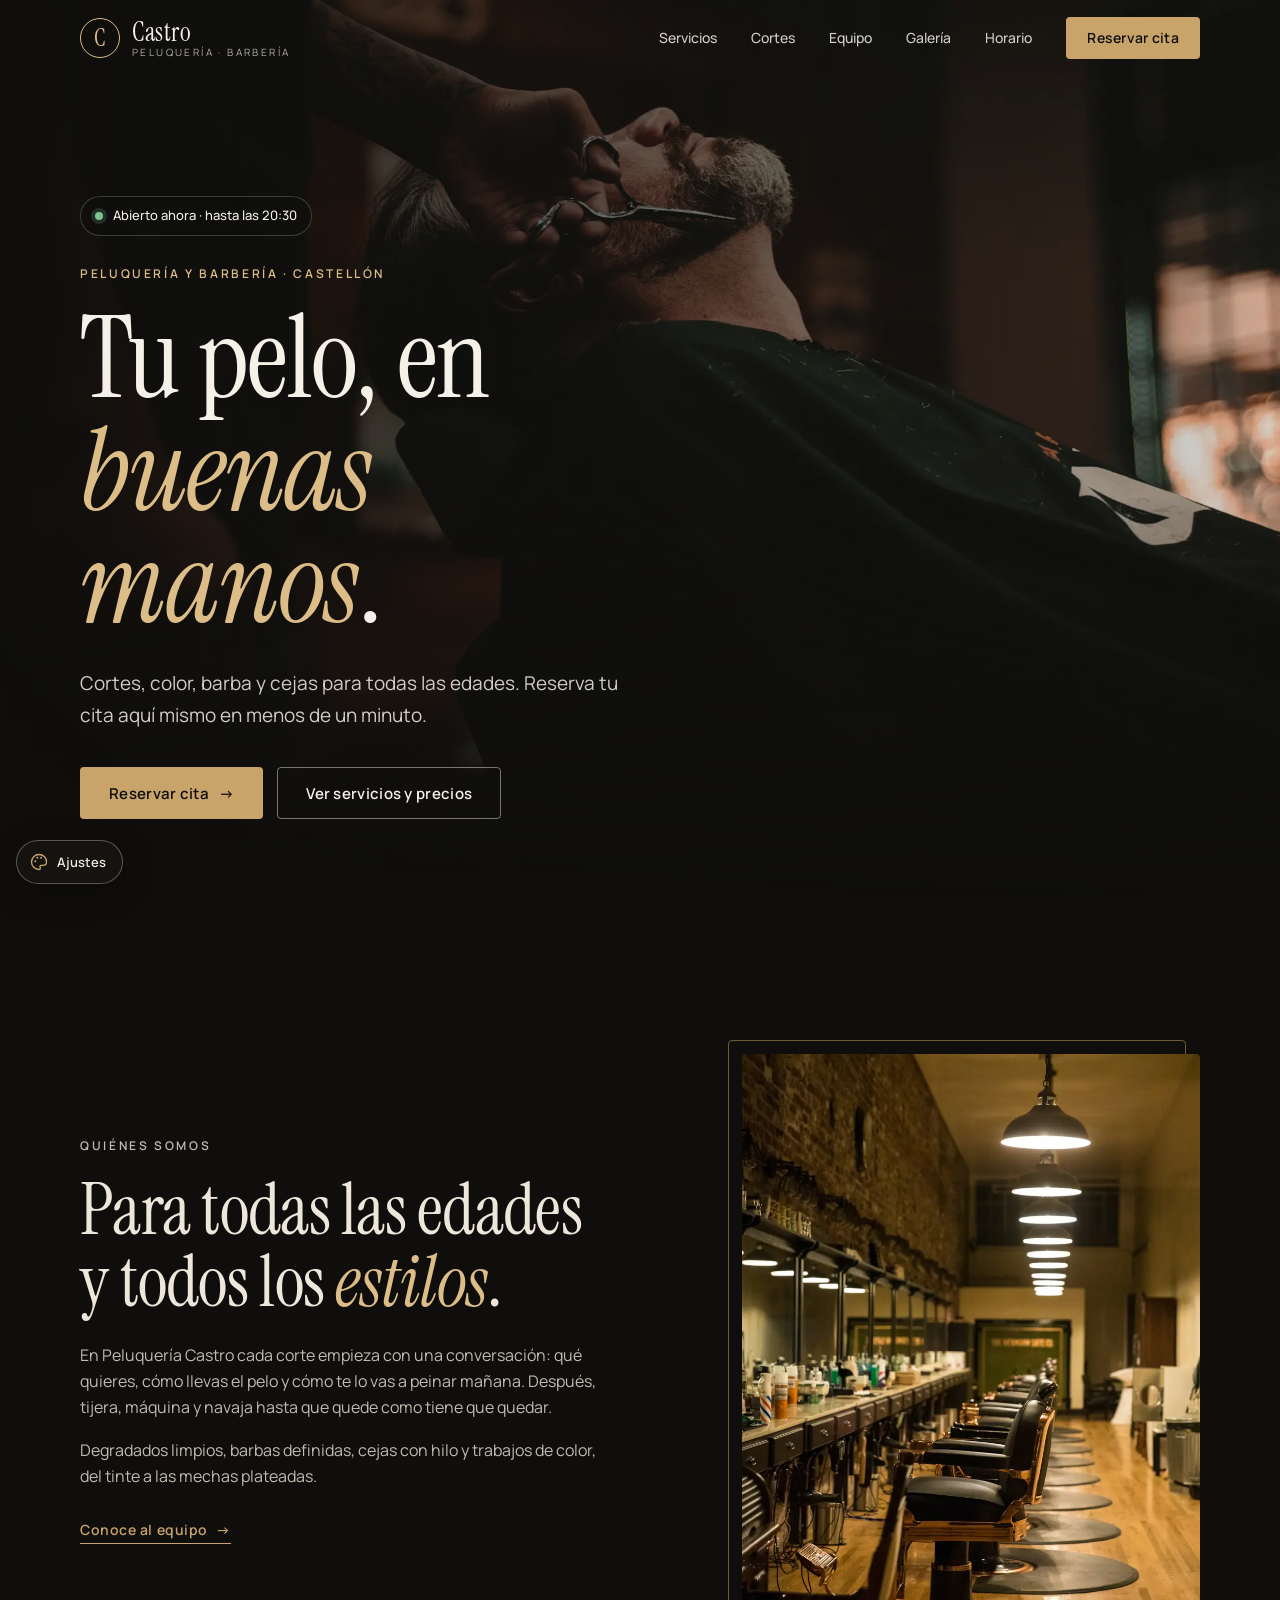
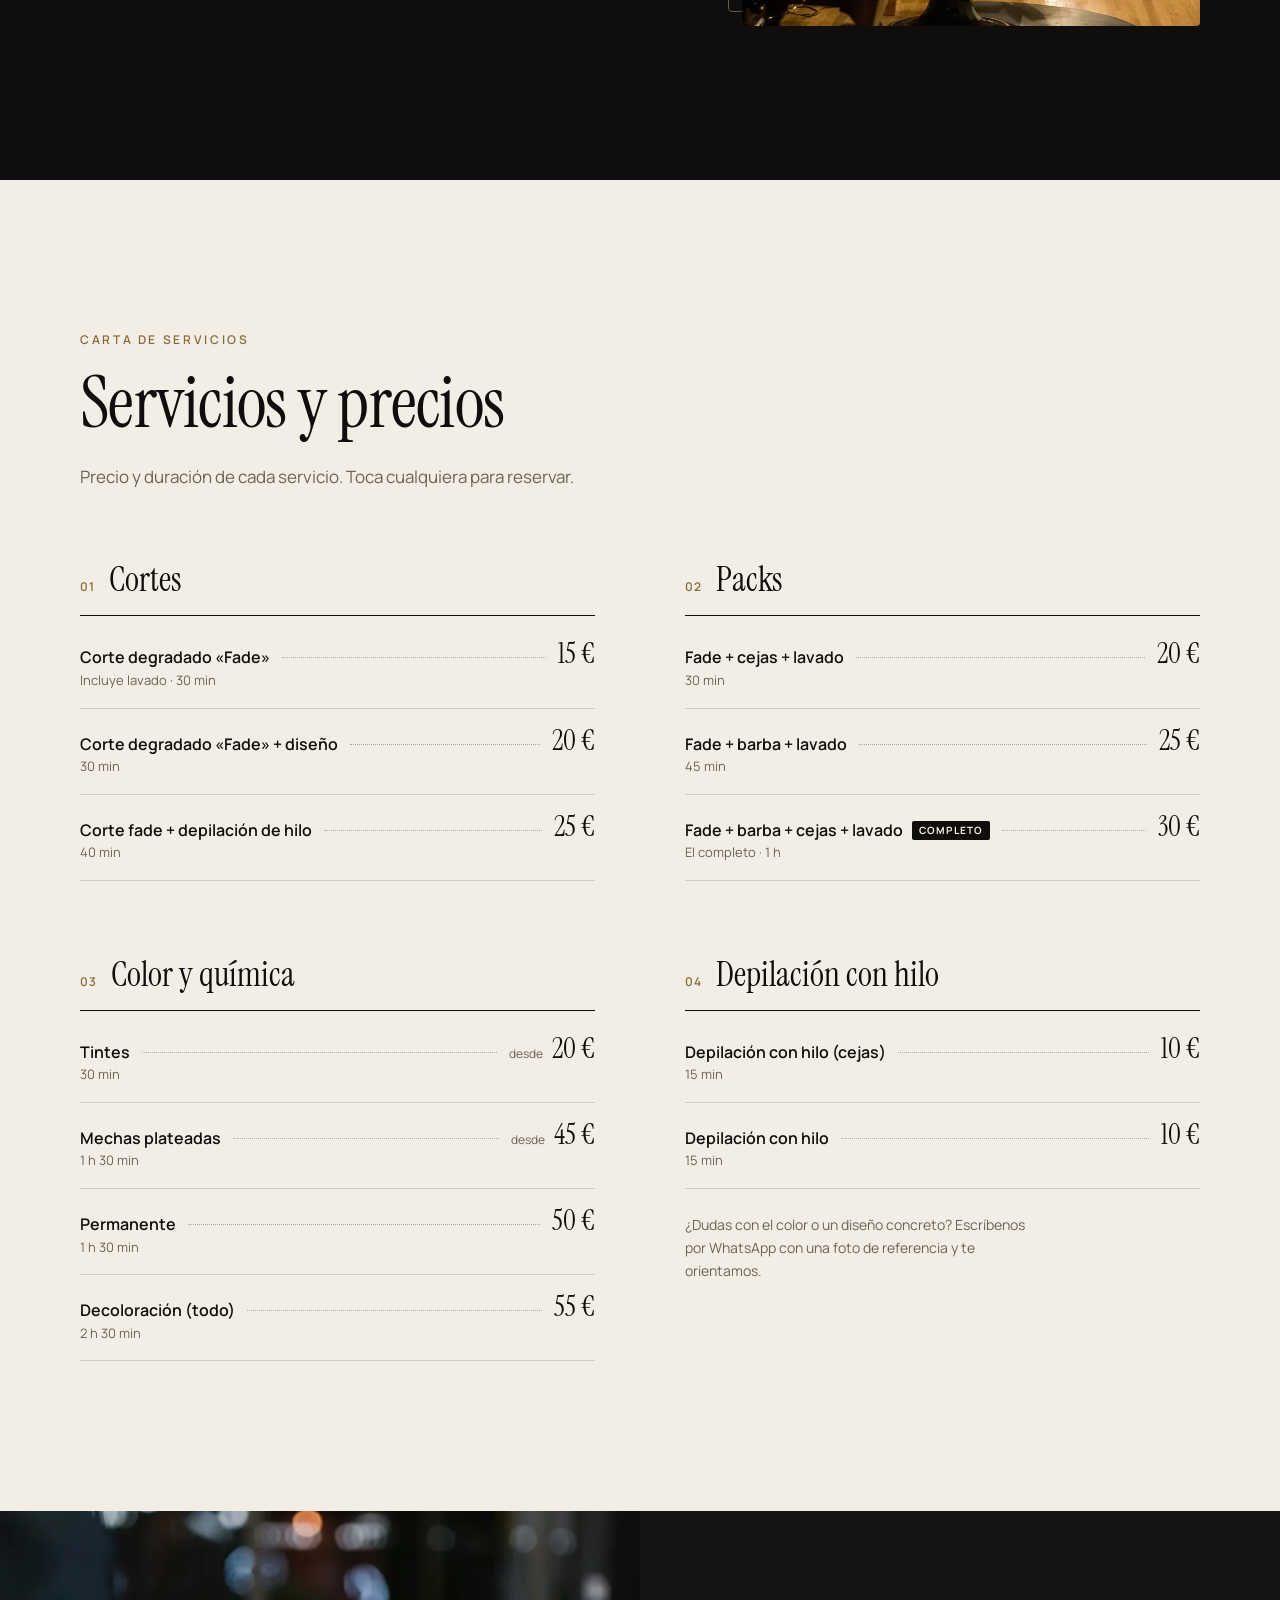
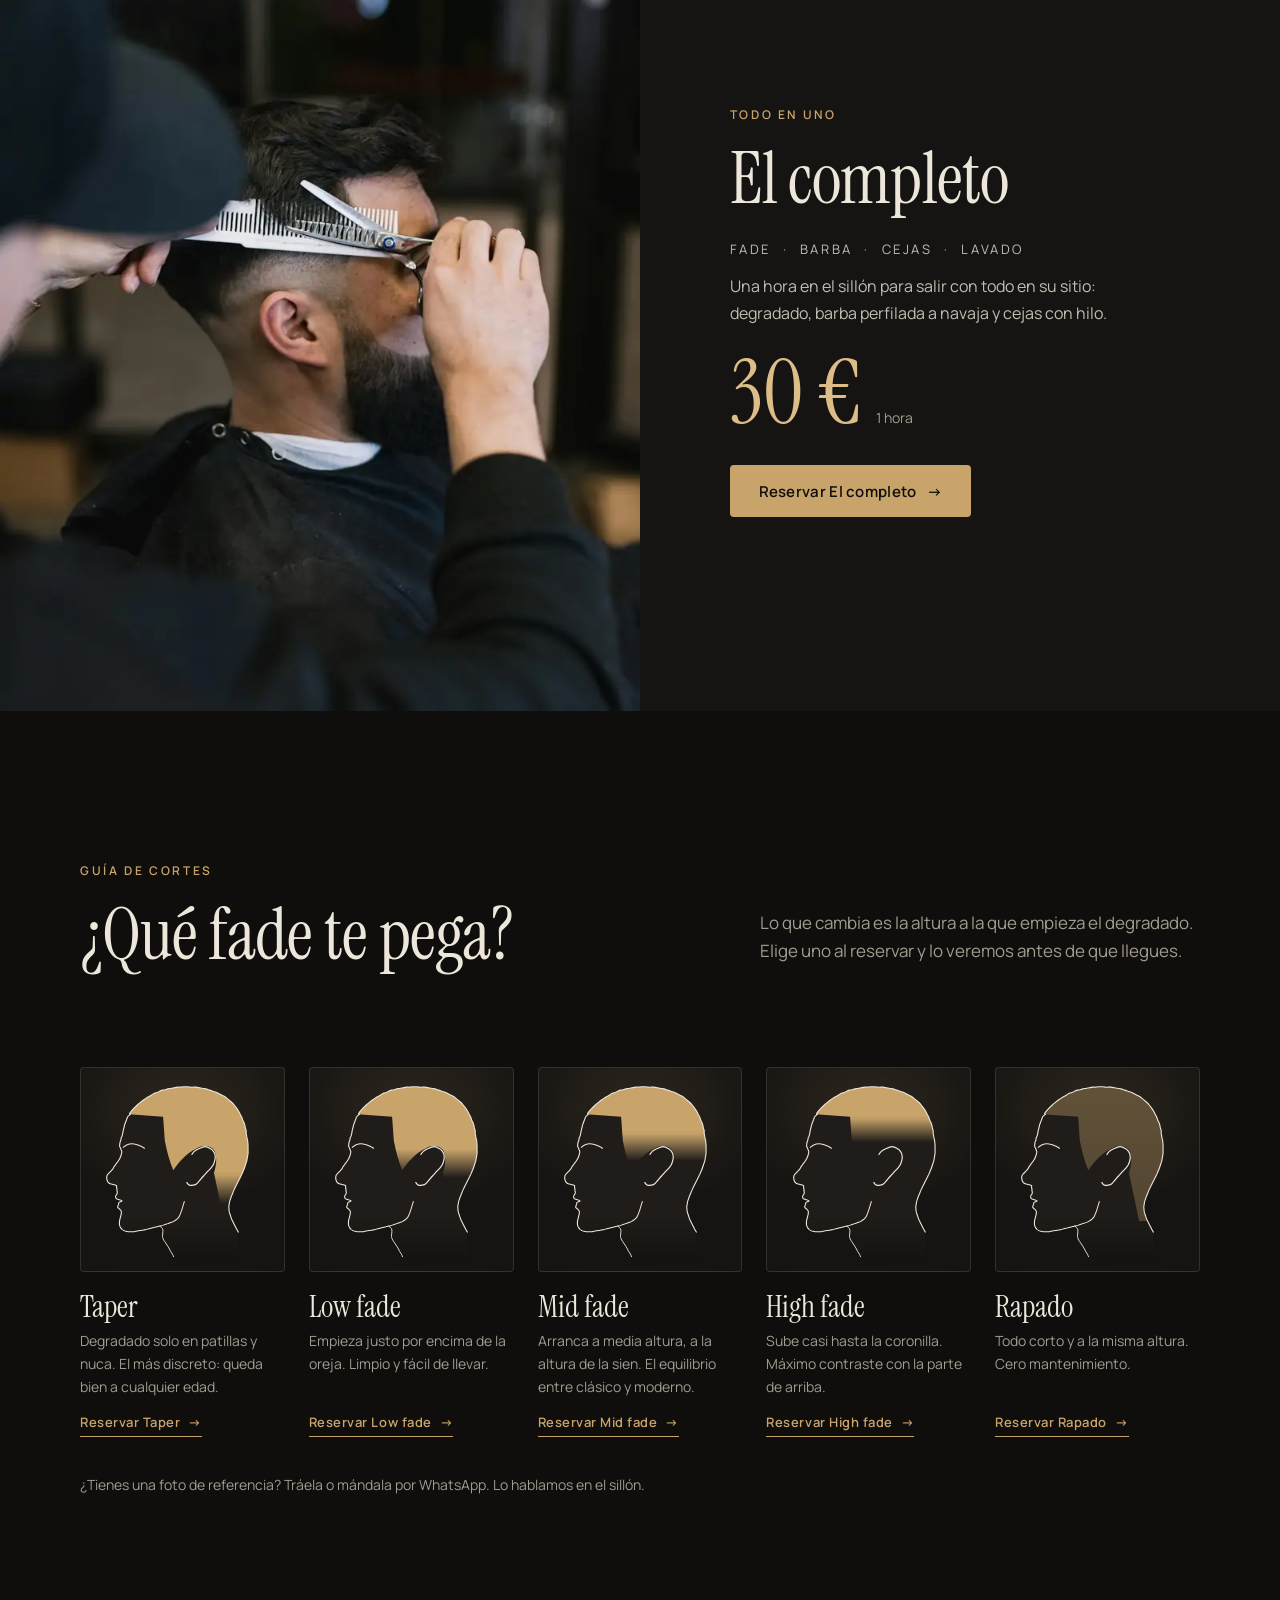
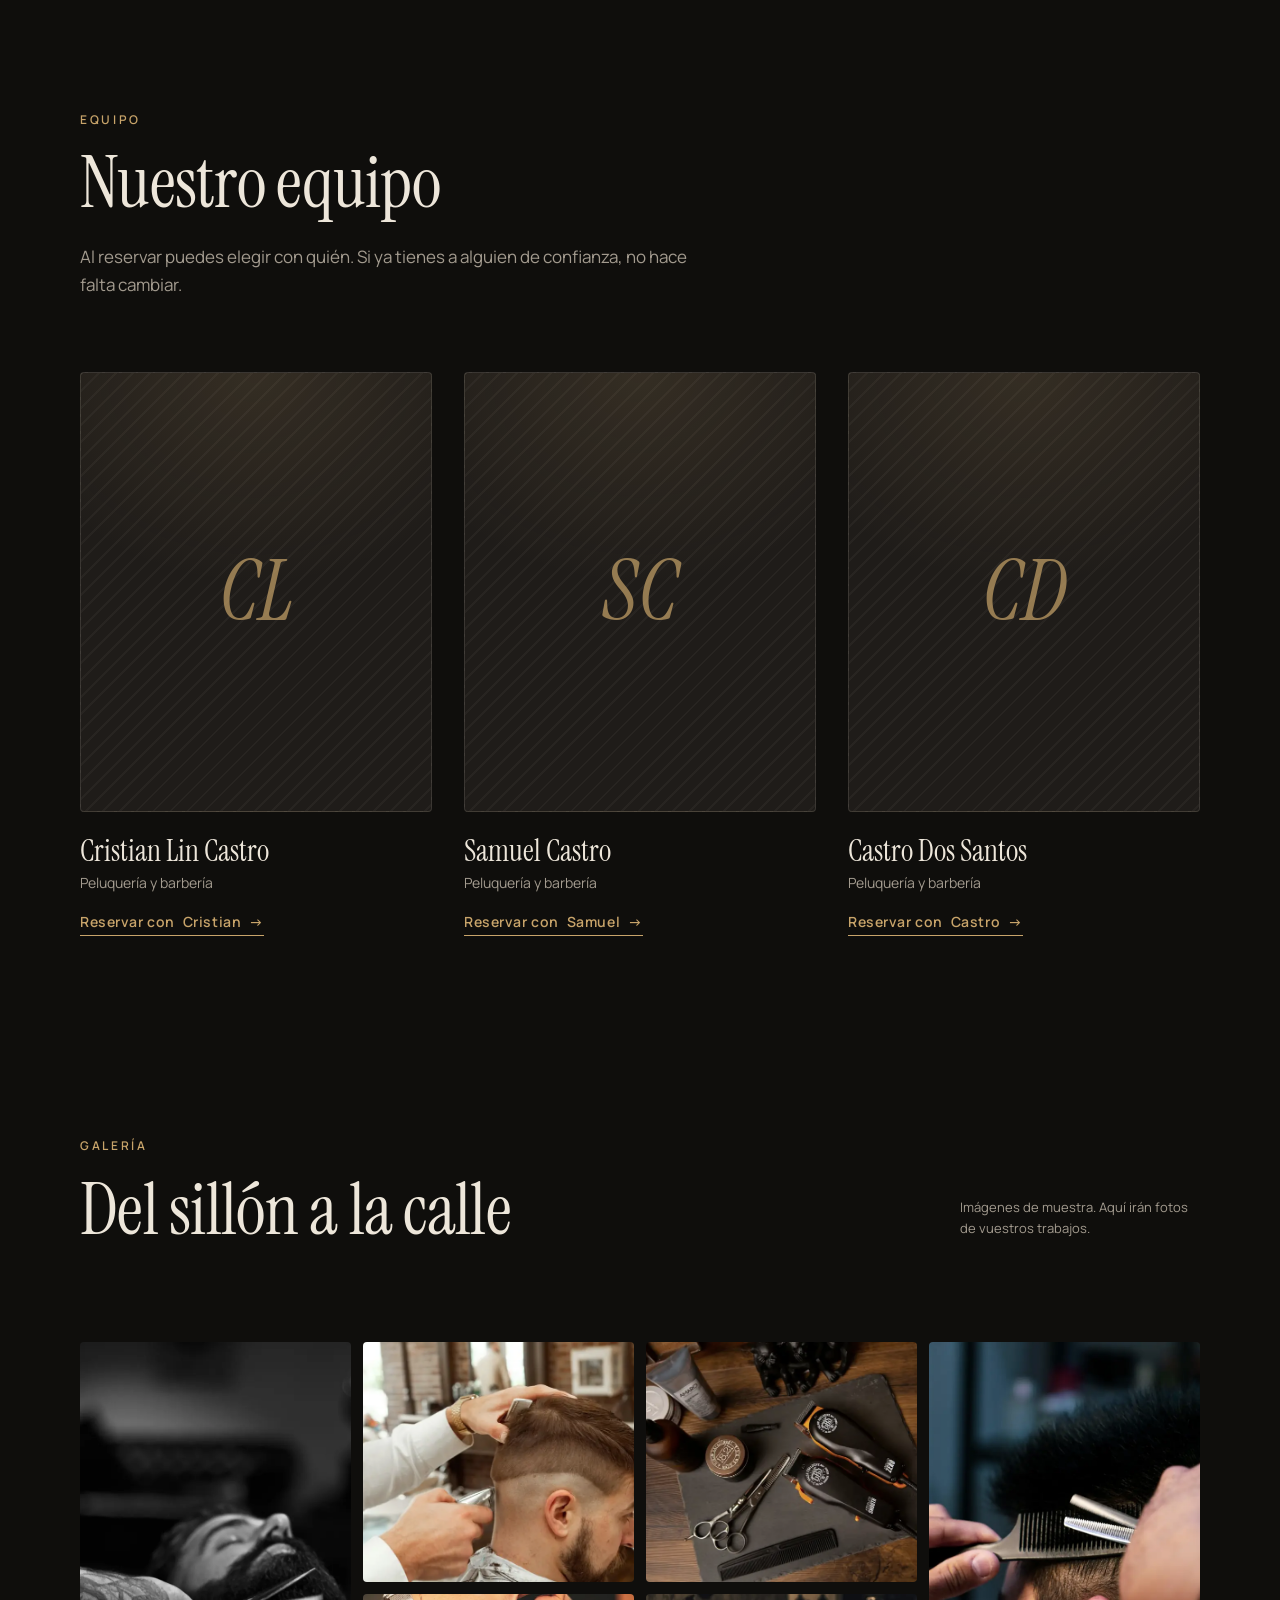
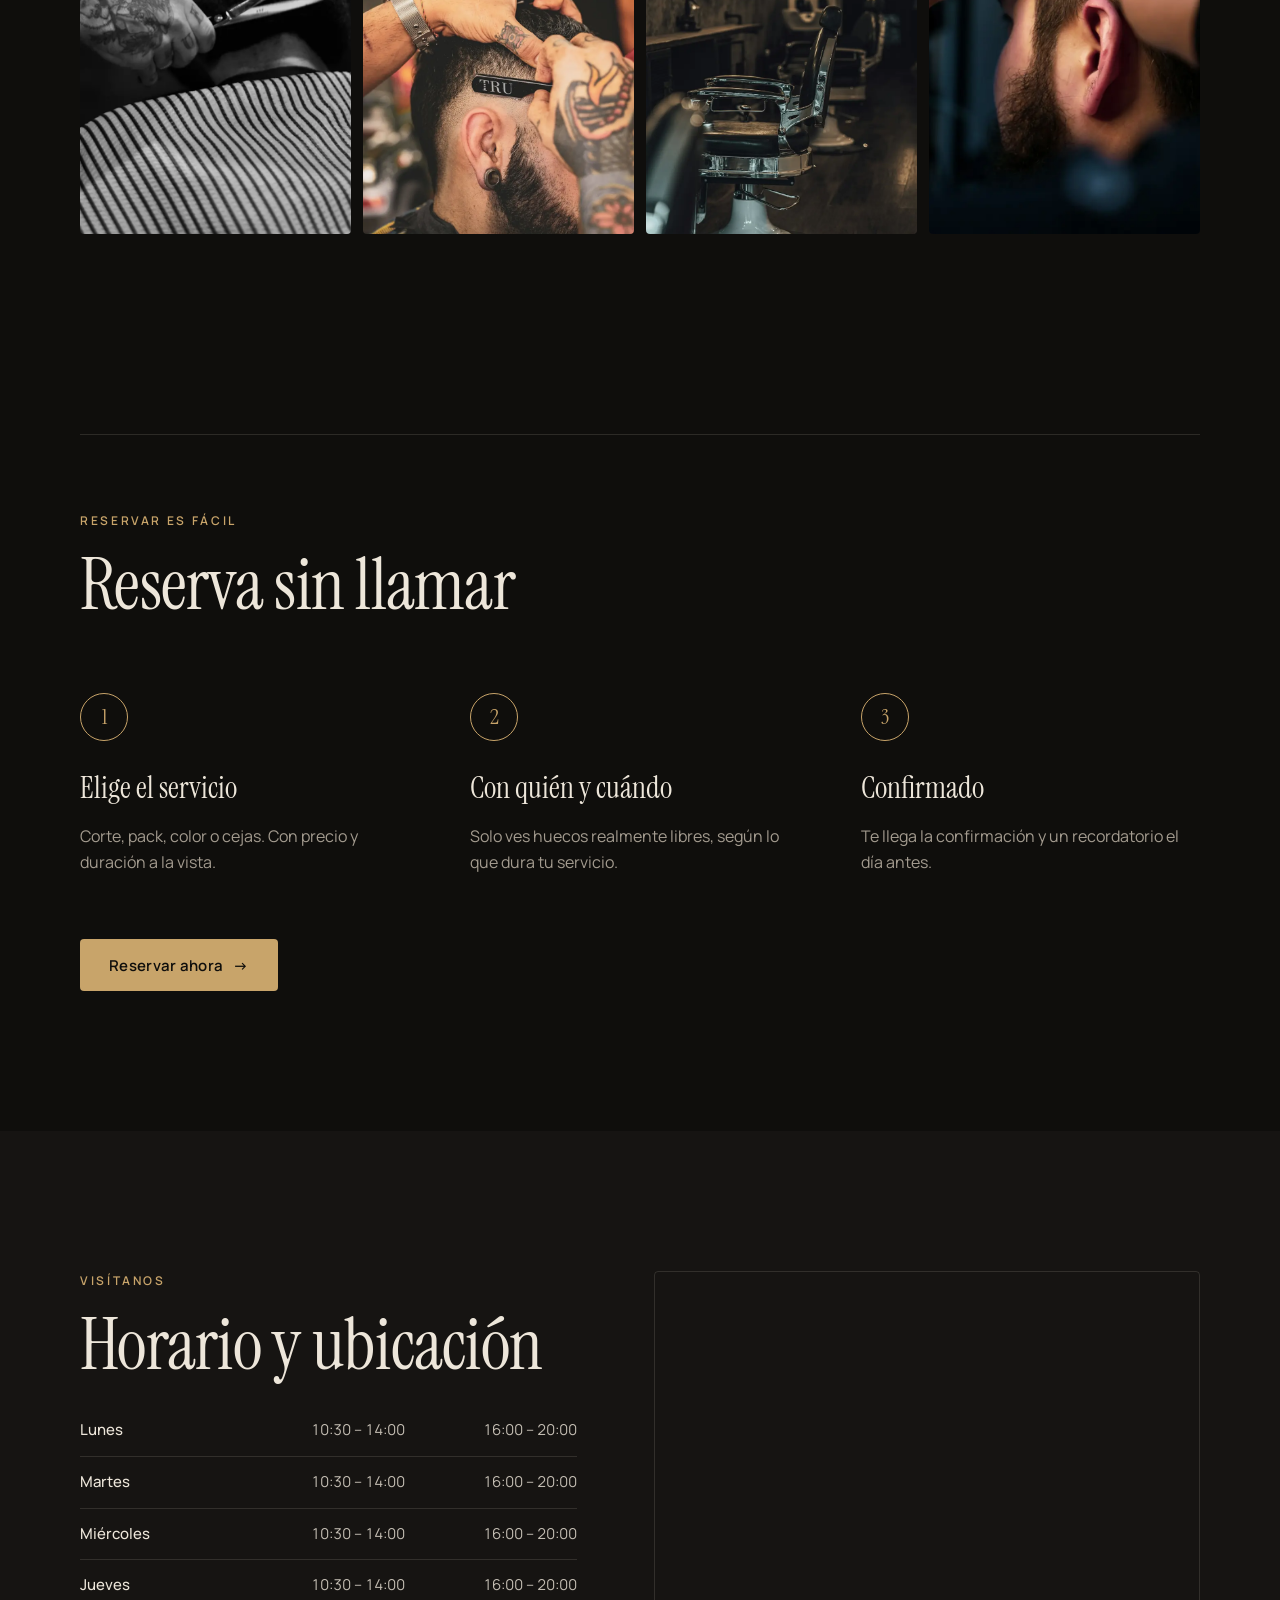
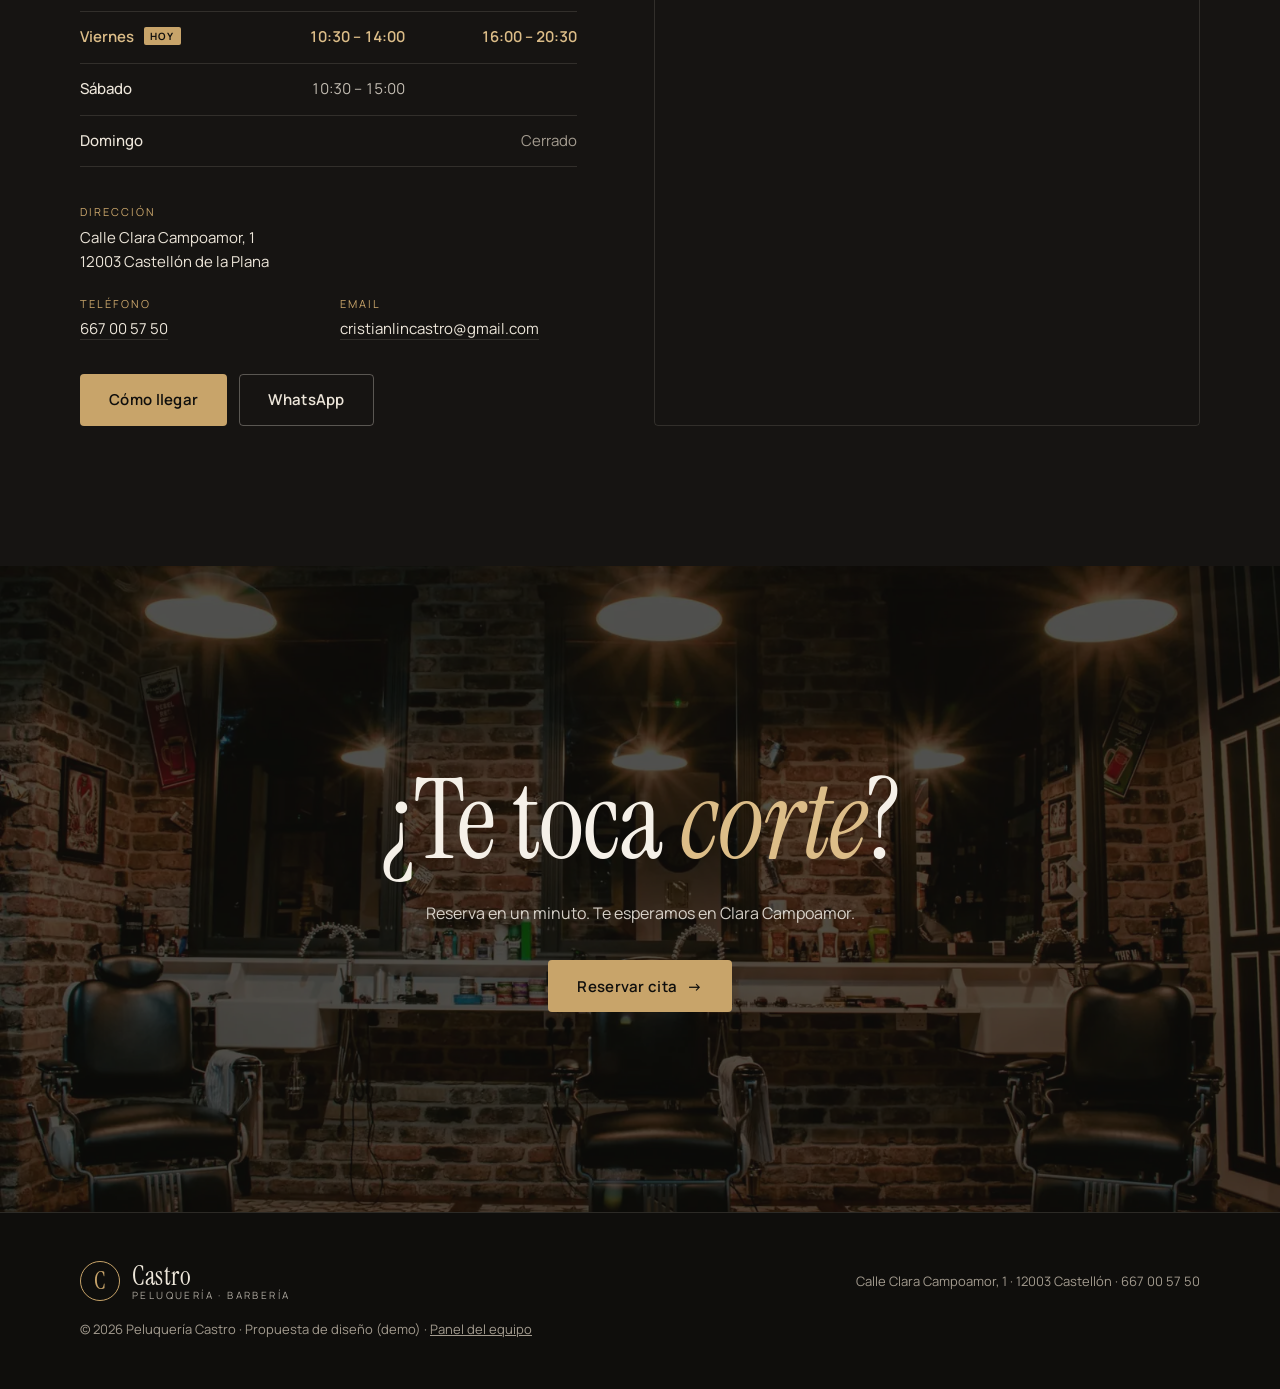
<file: index.html>
<!doctype html>
<html lang="es">
<head>
  <meta charset="utf-8">
  <meta name="viewport" content="width=device-width, initial-scale=1, viewport-fit=cover">
  <title data-i18n="meta.title">Peluquería Castro · Peluquería y barbería en Castellón</title>
  <meta name="description" data-i18n-attr="content:meta.desc" content="Peluquería y barbería en Castellón para todas las edades. Cortes, fade, barba, cejas con hilo, tintes y mechas. Reserva tu cita online en un minuto.">
  <!-- Demo: no indexar hasta que sea la web oficial -->
  <meta name="robots" content="noindex, nofollow">
  <meta name="theme-color" content="#0f0e0c">

  <meta property="og:type" content="website">
  <meta property="og:title" content="Peluquería Castro · Castellón">
  <meta property="og:description" data-i18n-attr="content:meta.ogDesc" content="Peluquería y barbería para todas las edades. Reserva online.">
  <meta property="og:image" content="img/og.jpg">
  <meta property="og:locale" content="es_ES">

  <link rel="icon" href="img/favicon.svg" type="image/svg+xml">
  <link rel="preconnect" href="https://fonts.googleapis.com">
  <link rel="preconnect" href="https://fonts.gstatic.com" crossorigin>
  <script src="js/i18n.js"></script>
  <script src="js/tema.js"></script>
  <link rel="stylesheet" href="css/styles.css">

  <script type="application/ld+json">
  {
    "@context": "https://schema.org",
    "@type": "HairSalon",
    "name": "Peluquería Castro",
    "telephone": "+34 667 00 57 50",
    "email": "cristianlincastro@gmail.com",
    "priceRange": "10€ - 55€",
    "address": {
      "@type": "PostalAddress",
      "streetAddress": "Calle Clara Campoamor, 1",
      "addressLocality": "Castellón de la Plana",
      "postalCode": "12003",
      "addressRegion": "Castellón",
      "addressCountry": "ES"
    },
    "openingHoursSpecification": [
      {"@type": "OpeningHoursSpecification", "dayOfWeek": ["Monday","Tuesday","Wednesday","Thursday"], "opens": "10:30", "closes": "14:00"},
      {"@type": "OpeningHoursSpecification", "dayOfWeek": ["Monday","Tuesday","Wednesday","Thursday"], "opens": "16:00", "closes": "20:00"},
      {"@type": "OpeningHoursSpecification", "dayOfWeek": "Friday", "opens": "10:30", "closes": "14:00"},
      {"@type": "OpeningHoursSpecification", "dayOfWeek": "Friday", "opens": "16:00", "closes": "20:30"},
      {"@type": "OpeningHoursSpecification", "dayOfWeek": "Saturday", "opens": "10:30", "closes": "15:00"}
    ]
  }
  </script>
</head>
<body>
  <a class="skip" href="#servicios" data-i18n="skip">Saltar a servicios</a>

  <!-- ============ CABECERA ============ -->
  <header class="header" data-header>
    <div class="header__inner">
      <a href="#inicio" class="logo" aria-label="Peluquería Castro, inicio" data-i18n-attr="aria-label:logo.aria">
        <span class="logo__mark" aria-hidden="true">C</span>
        <span class="logo__text">
          <span class="logo__name">Castro</span>
          <span class="logo__sub" data-i18n="logo.sub">Peluquería · Barbería</span>
        </span>
      </a>

      <nav class="nav" data-nav aria-label="Principal">
        <a href="#servicios" data-i18n="nav.services">Servicios</a>
        <a href="#cortes" data-i18n="nav.cuts">Cortes</a>
        <a href="#equipo" data-i18n="nav.team">Equipo</a>
        <a href="#galeria" data-i18n="nav.gallery">Galería</a>
        <a href="#visitanos" data-i18n="nav.hours">Horario</a>
        <a href="#reservar" data-book class="btn btn--brass btn--sm" data-i18n="book">Reservar cita</a>
      </nav>

      <button class="burger" data-burger aria-label="Abrir menú" data-i18n-attr="aria-label:burger.open" aria-expanded="false">
        <span></span><span></span>
      </button>
    </div>
  </header>

  <main>
    <!-- ============ HERO ============ -->
    <section class="hero" id="inicio">
      <picture class="hero__bg">
        <source media="(max-width: 760px)" data-foto="hero-movil">
        <img data-foto="hero" alt="Peluquero trabajando con un cliente" data-i18n-attr="alt:hero.alt" fetchpriority="high">
      </picture>
      <div class="hero__shade"></div>

      <div class="hero__content container">
        <p class="status" data-status><span class="status__dot"></span><span data-status-text>Consultando horario…</span></p>
        <p class="eyebrow" data-i18n="hero.eyebrow">Peluquería y barbería · Castellón</p>
        <h1 class="hero__title" data-i18n-html="hero.title">Tu pelo, en <em>buenas manos</em>.</h1>
        <p class="hero__lead" data-i18n="hero.lead">Cortes, color, barba y cejas para todas las edades. Reserva tu cita aquí mismo en menos de un minuto.</p>
        <div class="hero__ctas">
          <a href="#reservar" data-book class="btn btn--brass"><span data-i18n="book">Reservar cita</span> <span aria-hidden="true">→</span></a>
          <a href="#servicios" class="btn btn--ghost btn--photo" data-i18n="hero.services">Ver servicios y precios</a>
        </div>
      </div>
    </section>

    <!-- ============ INTRO ============ -->
    <section class="intro container">
      <div class="intro__text reveal">
        <p class="eyebrow" data-i18n="intro.eyebrow">Quiénes somos</p>
        <h2 class="h2" data-i18n-html="intro.title">Para todas las edades<br>y todos los <em>estilos</em>.</h2>
        <p data-i18n="intro.p1">En Peluquería Castro cada corte empieza con una conversación: qué quieres, cómo llevas el pelo y cómo te lo vas a peinar mañana. Después, tijera, máquina y navaja hasta que quede como tiene que quedar.</p>
        <p data-i18n="intro.p2">Degradados limpios, barbas definidas, cejas con hilo y trabajos de color, del tinte a las mechas plateadas.</p>
        <a href="#equipo" class="link"><span data-i18n="intro.link">Conoce al equipo</span> <span aria-hidden="true">→</span></a>
      </div>
      <figure class="intro__img reveal">
        <img data-foto="intro" alt="Interior de la peluquería" data-i18n-attr="alt:intro.alt" loading="lazy" width="900" height="1125">
      </figure>
    </section>

    <!-- ============ SERVICIOS ============ -->
    <section class="services" id="servicios">
      <div class="container">
        <header class="section-head reveal">
          <p class="eyebrow eyebrow--menu" data-i18n="svc.eyebrow">Carta de servicios</p>
          <h2 class="h2" data-i18n="svc.title">Servicios y precios</h2>
          <p class="section-head__lead" data-i18n="svc.lead">Precio y duración de cada servicio. Toca cualquiera para reservar.</p>
        </header>
        <!-- La carta se genera desde js/datos.js (misma fuente que las reservas) -->
        <div class="menu" data-menu></div>
      </div>
    </section>

    <!-- ============ PACK DESTACADO ============ -->
    <section class="feature">
      <div class="feature__img reveal">
        <img data-foto="feature" alt="Peluquero repasando un corte" data-i18n-attr="alt:feat.alt" loading="lazy" width="800" height="1000">
      </div>
      <div class="feature__body reveal">
        <p class="eyebrow" data-i18n="feat.eyebrow">Todo en uno</p>
        <h2 class="h2" data-i18n="feat.title">El completo</h2>
        <p class="feature__list" data-i18n-html="feat.list">Fade <span>·</span> Barba <span>·</span> Cejas <span>·</span> Lavado</p>
        <p data-i18n="feat.p">Una hora en el sillón para salir con todo en su sitio: degradado, barba perfilada a navaja y cejas con hilo.</p>
        <div class="feature__price"><span>30 €</span><small data-i18n="feat.hour">1 hora</small></div>
        <a href="#reservar" data-book data-service="completo" class="btn btn--brass"><span data-i18n="feat.cta">Reservar El completo</span> <span aria-hidden="true">→</span></a>
      </div>
    </section>

    <!-- ============ GUÍA DE CORTES ============ -->
    <section class="cuts" id="cortes">
      <div class="container">
        <header class="section-head section-head--row reveal">
          <div>
            <p class="eyebrow" data-i18n="cuts.eyebrow">Guía de cortes</p>
            <h2 class="h2" data-i18n="cuts.title">¿Qué fade te pega?</h2>
          </div>
          <p class="section-head__lead" data-i18n="cuts.lead">Lo que cambia es la altura a la que empieza el degradado. Elige uno al reservar y lo veremos antes de que llegues.</p>
        </header>
        <div class="cuts__grid" data-cuts></div>
        <p class="cuts__note reveal" data-i18n="cuts.note">¿Tienes una foto de referencia? Tráela o mándala por WhatsApp. Lo hablamos en el sillón.</p>
      </div>
    </section>

    <!-- ============ EQUIPO ============ -->
    <section class="team container" id="equipo">
      <header class="section-head reveal">
        <p class="eyebrow" data-i18n="team.eyebrow">Equipo</p>
        <h2 class="h2" data-i18n="team.title">Nuestro equipo</h2>
        <p class="section-head__lead" data-i18n="team.lead">Al reservar puedes elegir con quién. Si ya tienes a alguien de confianza, no hace falta cambiar.</p>
      </header>
      <div class="team__grid">
        <article class="barber reveal">
          <div class="barber__photo" aria-hidden="true"><span>CL</span></div>
          <h3>Cristian Lin Castro</h3>
          <p data-i18n="team.role">Peluquería y barbería</p>
          <a href="#reservar" data-book data-barber="cristian" class="link"><span data-i18n="team.bookWith">Reservar con</span> Cristian <span aria-hidden="true">→</span></a>
        </article>
        <article class="barber reveal">
          <div class="barber__photo" aria-hidden="true"><span>SC</span></div>
          <h3>Samuel Castro</h3>
          <p data-i18n="team.role">Peluquería y barbería</p>
          <a href="#reservar" data-book data-barber="samuel" class="link"><span data-i18n="team.bookWith">Reservar con</span> Samuel <span aria-hidden="true">→</span></a>
        </article>
        <article class="barber reveal">
          <div class="barber__photo" aria-hidden="true"><span>CD</span></div>
          <h3>Castro Dos Santos</h3>
          <p data-i18n="team.role">Peluquería y barbería</p>
          <a href="#reservar" data-book data-barber="castro" class="link"><span data-i18n="team.bookWith">Reservar con</span> Castro <span aria-hidden="true">→</span></a>
        </article>
      </div>
    </section>

    <!-- ============ GALERÍA ============ -->
    <section class="gallery" id="galeria">
      <div class="container">
        <header class="section-head section-head--row reveal">
          <div>
            <p class="eyebrow" data-i18n="gal.eyebrow">Galería</p>
            <h2 class="h2" data-i18n="gal.title">Del sillón a la calle</h2>
          </div>
          <p class="gallery__note" data-i18n="gal.note">Imágenes de muestra. Aquí irán fotos de vuestros trabajos.</p>
        </header>
        <div class="gallery__grid">
          <figure class="g g--tall reveal"><img data-foto="g1" alt="Trabajo de peluquería (muestra)" data-i18n-attr="alt:gal.alt" loading="lazy"></figure>
          <figure class="g reveal"><img data-foto="g2" alt="Trabajo de peluquería (muestra)" data-i18n-attr="alt:gal.alt" loading="lazy"></figure>
          <figure class="g reveal"><img data-foto="g3" alt="Trabajo de peluquería (muestra)" data-i18n-attr="alt:gal.alt" loading="lazy"></figure>
          <figure class="g g--tall reveal"><img data-foto="g4" alt="Trabajo de peluquería (muestra)" data-i18n-attr="alt:gal.alt" loading="lazy"></figure>
          <figure class="g reveal"><img data-foto="g5" alt="Trabajo de peluquería (muestra)" data-i18n-attr="alt:gal.alt" loading="lazy"></figure>
          <figure class="g reveal"><img data-foto="g6" alt="Trabajo de peluquería (muestra)" data-i18n-attr="alt:gal.alt" loading="lazy"></figure>
        </div>
      </div>
    </section>

    <!-- ============ CÓMO RESERVAR ============ -->
    <section class="steps container">
      <header class="section-head reveal">
        <p class="eyebrow" data-i18n="steps.eyebrow">Reservar es fácil</p>
        <h2 class="h2" data-i18n="steps.title">Reserva sin llamar</h2>
      </header>
      <ol class="steps__list">
        <li class="reveal"><span class="steps__n">1</span><h3 data-i18n="steps.1.t">Elige el servicio</h3><p data-i18n="steps.1.p">Corte, pack, color o cejas. Con precio y duración a la vista.</p></li>
        <li class="reveal"><span class="steps__n">2</span><h3 data-i18n="steps.2.t">Con quién y cuándo</h3><p data-i18n="steps.2.p">Solo ves huecos realmente libres, según lo que dura tu servicio.</p></li>
        <li class="reveal"><span class="steps__n">3</span><h3 data-i18n="steps.3.t">Confirmado</h3><p data-i18n="steps.3.p">Te llega la confirmación y un recordatorio el día antes.</p></li>
      </ol>
      <div class="steps__cta reveal">
        <a href="#reservar" data-book class="btn btn--brass"><span data-i18n="steps.cta">Reservar ahora</span> <span aria-hidden="true">→</span></a>
      </div>
    </section>

    <!-- ============ HORARIO Y UBICACIÓN ============ -->
    <section class="visit" id="visitanos">
      <div class="container visit__grid">
        <div class="visit__info reveal">
          <p class="eyebrow" data-i18n="visit.eyebrow">Visítanos</p>
          <h2 class="h2" data-i18n="visit.title">Horario y ubicación</h2>

          <table class="hours" data-hours>
            <caption class="sr-only" data-i18n="visit.caption">Horario de apertura</caption>
            <tbody>
              <tr data-day="1"><th scope="row" data-i18n="dayc.1">Lunes</th><td>10:30 – 14:00</td><td>16:00 – 20:00</td></tr>
              <tr data-day="2"><th scope="row" data-i18n="dayc.2">Martes</th><td>10:30 – 14:00</td><td>16:00 – 20:00</td></tr>
              <tr data-day="3"><th scope="row" data-i18n="dayc.3">Miércoles</th><td>10:30 – 14:00</td><td>16:00 – 20:00</td></tr>
              <tr data-day="4"><th scope="row" data-i18n="dayc.4">Jueves</th><td>10:30 – 14:00</td><td>16:00 – 20:00</td></tr>
              <tr data-day="5"><th scope="row" data-i18n="dayc.5">Viernes</th><td>10:30 – 14:00</td><td>16:00 – 20:30</td></tr>
              <tr data-day="6"><th scope="row" data-i18n="dayc.6">Sábado</th><td>10:30 – 15:00</td><td></td></tr>
              <tr data-day="0"><th scope="row" data-i18n="dayc.0">Domingo</th><td colspan="2" class="closed" data-i18n="closed">Cerrado</td></tr>
            </tbody>
          </table>

          <address class="contact">
            <p><span class="contact__label" data-i18n="visit.address">Dirección</span>Calle Clara Campoamor, 1<br>12003 Castellón de la Plana</p>
            <p><span class="contact__label" data-i18n="visit.phone">Teléfono</span><a href="tel:+34667005750">667 00 57 50</a></p>
            <p><span class="contact__label" data-i18n="visit.email">Email</span><a href="mailto:cristianlincastro@gmail.com">cristianlincastro@gmail.com</a></p>
          </address>

          <div class="visit__ctas">
            <a class="btn btn--brass" href="https://www.google.com/maps/dir/?api=1&destination=Calle+Clara+Campoamor+1,+12003+Castell%C3%B3n+de+la+Plana" target="_blank" rel="noopener" data-i18n="visit.directions">Cómo llegar</a>
            <a class="btn btn--ghost" href="https://wa.me/34667005750" target="_blank" rel="noopener">WhatsApp</a>
          </div>
        </div>

        <div class="visit__map reveal">
          <iframe title="Mapa: Peluquería Castro, Calle Clara Campoamor 1, Castellón" data-i18n-attr="title:visit.mapTitle"
            src="https://maps.google.com/maps?q=Calle%20Clara%20Campoamor%201%2C%2012003%20Castell%C3%B3n%20de%20la%20Plana&z=16&output=embed"
            loading="lazy" referrerpolicy="no-referrer-when-downgrade"></iframe>
        </div>
      </div>
    </section>

    <!-- ============ CTA FINAL ============ -->
    <section class="final">
      <img class="final__bg" data-foto="final" alt="" loading="lazy">
      <div class="final__shade"></div>
      <div class="final__content container reveal">
        <h2 class="h2" data-i18n-html="final.title">¿Te toca <em>corte</em>?</h2>
        <p data-i18n="final.p">Reserva en un minuto. Te esperamos en Clara Campoamor.</p>
        <a href="#reservar" data-book class="btn btn--brass"><span data-i18n="book">Reservar cita</span> <span aria-hidden="true">→</span></a>
      </div>
    </section>
  </main>

  <!-- ============ PIE ============ -->
  <footer class="footer">
    <div class="container footer__inner">
      <a href="#inicio" class="logo logo--footer" aria-label="Peluquería Castro, volver arriba" data-i18n-attr="aria-label:footer.top">
        <span class="logo__mark" aria-hidden="true">C</span>
        <span class="logo__text"><span class="logo__name">Castro</span><span class="logo__sub" data-i18n="logo.sub">Peluquería · Barbería</span></span>
      </a>
      <p class="footer__meta">Calle Clara Campoamor, 1 · 12003 Castellón · <a href="tel:+34667005750">667 00 57 50</a></p>
      <p class="footer__legal">© <span data-year>2026</span> Peluquería Castro · <span data-i18n="footer.demo">Propuesta de diseño (demo)</span> · <a href="panel.html" data-i18n="footer.panel">Panel del equipo</a></p>
    </div>
  </footer>

  <!-- Barra fija de acciones en móvil -->
  <nav class="dock" aria-label="Acciones rápidas" data-i18n-attr="aria-label:dock.aria">
    <a href="tel:+34667005750" class="dock__btn">
      <svg viewBox="0 0 24 24" aria-hidden="true"><path d="M6.6 10.8a15.1 15.1 0 0 0 6.6 6.6l2.2-2.2c.3-.3.7-.4 1-.2 1.1.4 2.3.6 3.6.6.6 0 1 .4 1 1V20c0 .6-.4 1-1 1A17 17 0 0 1 3 4c0-.6.4-1 1-1h3.5c.6 0 1 .4 1 1 0 1.3.2 2.5.6 3.6.1.3 0 .7-.2 1l-2.3 2.2Z"/></svg>
      <span data-i18n="dock.call">Llamar</span>
    </a>
    <a href="https://wa.me/34667005750" class="dock__btn" target="_blank" rel="noopener">
      <svg viewBox="0 0 24 24" aria-hidden="true"><path d="M12 2a10 10 0 0 0-8.6 15.1L2 22l5-1.3A10 10 0 1 0 12 2Zm0 18.2c-1.5 0-3-.4-4.3-1.2l-.3-.2-3 .8.8-2.9-.2-.3A8.2 8.2 0 1 1 12 20.2Zm4.5-6.1c-.2-.1-1.5-.7-1.7-.8-.2-.1-.4-.1-.6.1l-.8 1c-.1.2-.3.2-.5.1a6.7 6.7 0 0 1-3.3-2.9c-.3-.4.2-.4.7-1.4.1-.2 0-.3 0-.4l-.8-1.8c-.2-.5-.4-.4-.6-.4h-.5a1 1 0 0 0-.7.3c-.2.3-.9.9-.9 2.2s1 2.6 1.1 2.7c.1.2 1.9 3 4.7 4.2 1.7.7 2.4.8 3.3.7.5-.1 1.5-.6 1.8-1.3.2-.6.2-1.1.1-1.3l-.3-.2Z"/></svg>
      WhatsApp
    </a>
    <a href="#reservar" data-book class="dock__btn dock__btn--main" data-i18n="book">Reservar cita</a>
  </nav>

  <script src="js/datos.js" defer></script>
  <script src="js/main.js" defer></script>
  <script src="js/reservas.js" defer></script>
</body>
</html>
</file>
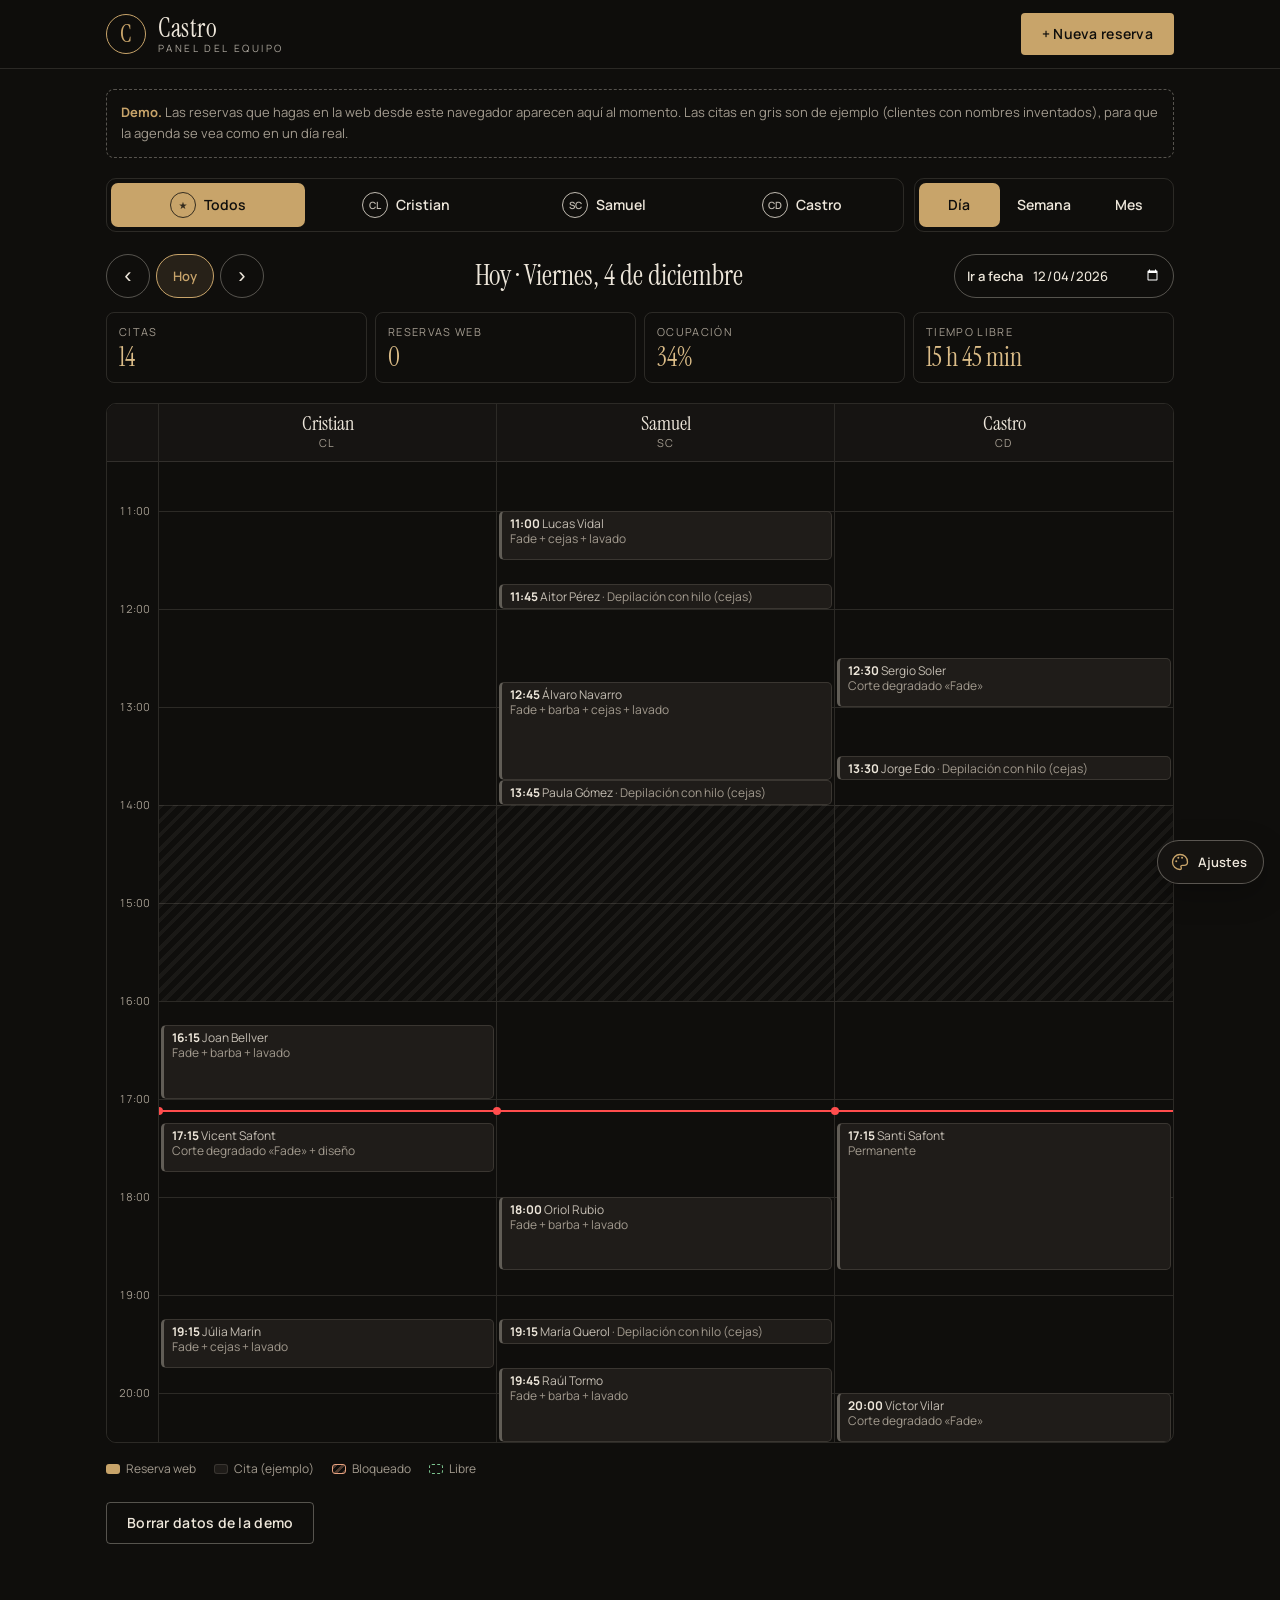
<file: panel.html>
<!doctype html>
<html lang="es">
<head>
  <meta charset="utf-8">
  <meta name="viewport" content="width=device-width, initial-scale=1, viewport-fit=cover">
  <title>Panel del equipo · Peluquería Castro</title>
  <meta name="robots" content="noindex, nofollow">
  <meta name="theme-color" content="#0f0e0c">
  <link rel="icon" href="img/favicon.svg" type="image/svg+xml">
  <link rel="preconnect" href="https://fonts.googleapis.com">
  <link rel="preconnect" href="https://fonts.gstatic.com" crossorigin>
  <script src="js/tema.js"></script>
  <link rel="stylesheet" href="css/styles.css">
  <link rel="stylesheet" href="css/panel.css">
</head>
<body class="panel">
  <header class="p-head">
    <div class="p-wrap p-head__inner">
      <a href="./" class="logo" aria-label="Ir a la web">
        <span class="logo__mark" aria-hidden="true">C</span>
        <span class="logo__text"><span class="logo__name">Castro</span><span class="logo__sub">Panel del equipo</span></span>
      </a>
      <a href="./#reservar" class="btn btn--brass btn--sm" target="_blank" rel="noopener">+ Nueva reserva</a>
    </div>
  </header>

  <main class="p-wrap">
    <p class="p-demo">
      <strong>Demo.</strong> Las reservas que hagas en la web desde este navegador aparecen aquí al momento.
      Las citas en gris son de ejemplo (clientes con nombres inventados), para que la agenda se vea como en un día real.
    </p>

    <div class="p-toolbar">
      <div class="p-seg p-barbers" role="tablist" aria-label="Barbero" data-barbers></div>
      <div class="p-seg p-views" role="tablist" aria-label="Vista" data-views></div>
    </div>

    <div class="p-date">
      <div class="p-date__nav">
        <button class="p-icon" type="button" data-move="-1" aria-label="Anterior">‹</button>
        <button class="p-today" type="button" data-today>Hoy</button>
        <button class="p-icon" type="button" data-move="1" aria-label="Siguiente">›</button>
      </div>
      <strong class="p-date__label" data-date-label></strong>
      <label class="p-pick">
        <span>Ir a fecha</span>
        <input type="date" data-pick aria-label="Elegir fecha">
      </label>
    </div>

    <dl class="p-stats" data-stats></dl>

    <div data-view></div>

    <div class="p-legend" aria-hidden="true">
      <span><i class="lg lg--booking"></i>Reserva web</span>
      <span><i class="lg lg--sim"></i>Cita (ejemplo)</span>
      <span><i class="lg lg--block"></i>Bloqueado</span>
      <span><i class="lg lg--free"></i>Libre</span>
    </div>

    <div class="p-actions" data-actions></div>
  </main>

  <script src="js/datos.js"></script>
  <script src="js/panel.js"></script>
</body>
</html>
</file>
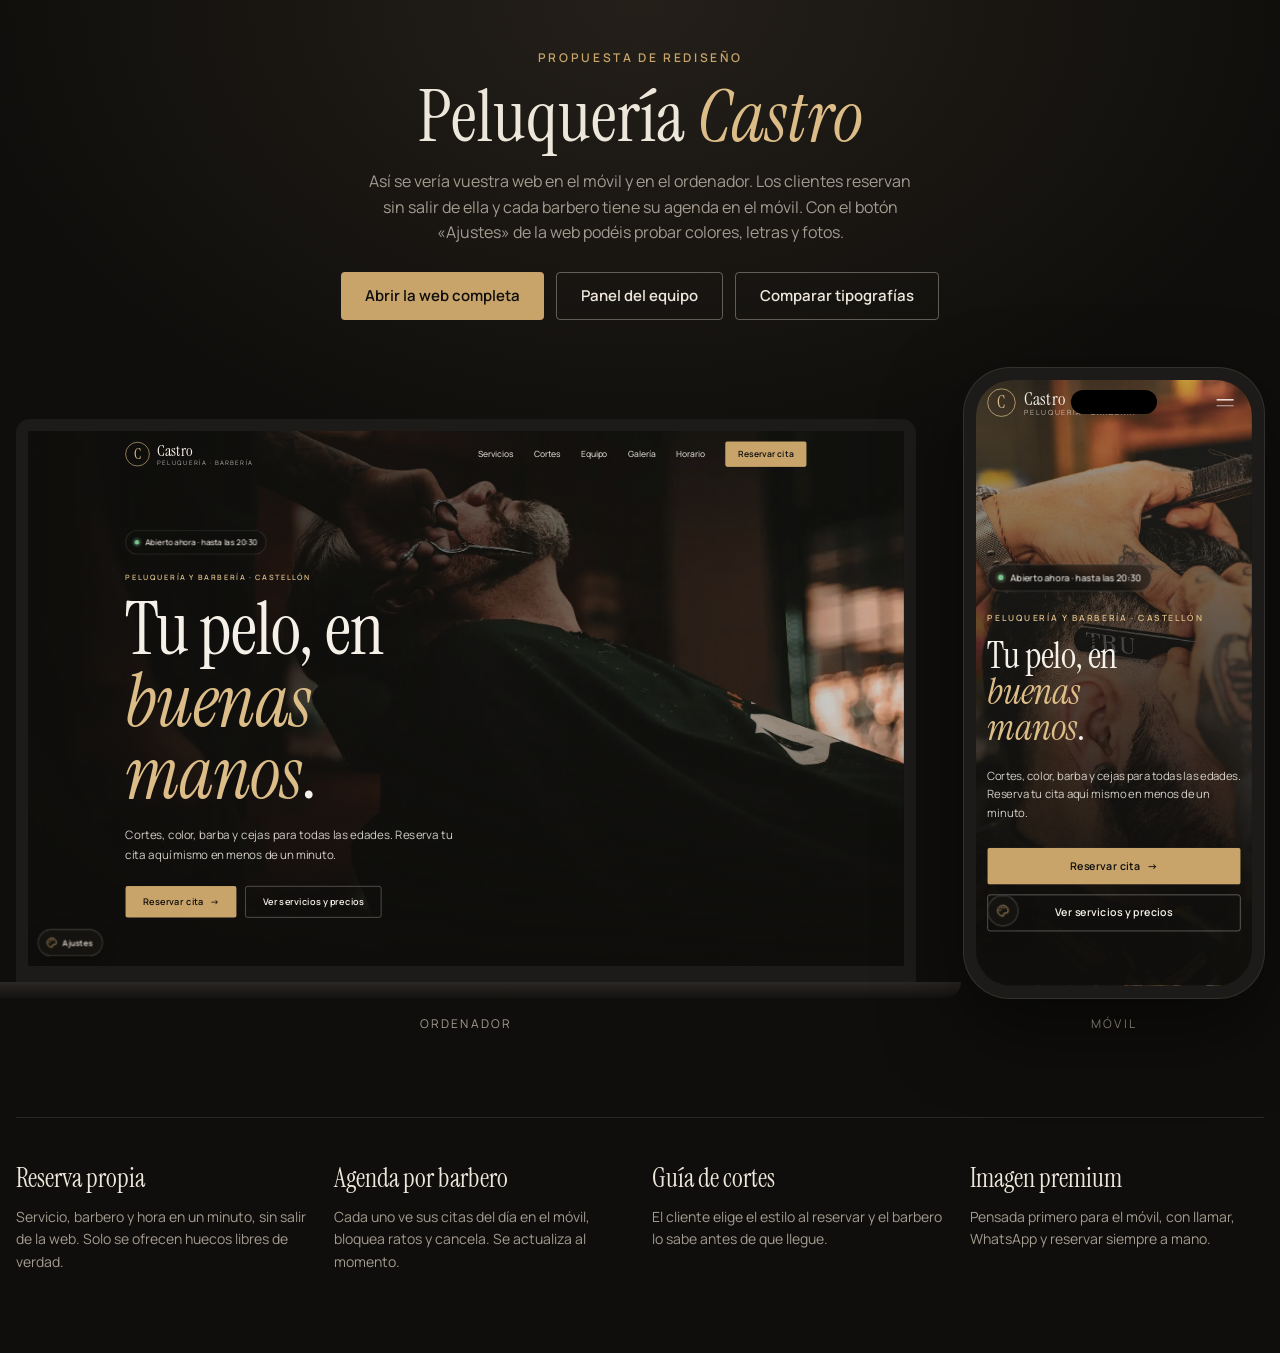
<file: propuesta.html>
<!doctype html>
<html lang="es">
<head>
  <meta charset="utf-8">
  <meta name="viewport" content="width=device-width, initial-scale=1">
  <title>Propuesta · Peluquería Castro</title>
  <meta name="robots" content="noindex, nofollow">
  <link rel="icon" href="img/favicon.svg" type="image/svg+xml">
  <link rel="preconnect" href="https://fonts.googleapis.com">
  <link rel="preconnect" href="https://fonts.gstatic.com" crossorigin>
  <link href="https://fonts.googleapis.com/css2?family=Instrument+Serif:ital@0;1&family=Manrope:wght@400;500;600;700&display=swap" rel="stylesheet">
  <style>
    :root { --ink:#0f0e0c; --ink-2:#161412; --bone:#ede6da; --muted:#a39b8f; --brass:#c8a46a; --line:rgba(237,230,218,.12); }
    * { box-sizing: border-box; }
    body { margin:0; background: radial-gradient(90% 60% at 50% 0%, #241f19 0%, var(--ink) 60%); color:var(--bone); font:16px/1.6 Manrope, system-ui, sans-serif; min-height:100vh; }
    a { color: inherit; }
    .wrap { max-width: 1320px; margin: 0 auto; padding: 48px 16px 80px; }
    .top { text-align:center; margin-bottom: 48px; }
    .eyebrow { font-size:12px; font-weight:600; letter-spacing:.22em; text-transform:uppercase; color:var(--brass); margin:0 0 14px; }
    h1 { font-family:"Instrument Serif", serif; font-weight:400; font-size:clamp(40px,6vw,72px); line-height:1; margin:0 0 16px; }
    h1 em { color:#dcbd88; }
    .lead { color:var(--muted); max-width:56ch; margin:0 auto 26px; }
    .btns { display:flex; gap:12px; justify-content:center; flex-wrap:wrap; }
    .btn { display:inline-flex; align-items:center; min-height:48px; padding:0 24px; border-radius:4px; text-decoration:none; font-weight:600; font-size:15px; }
    .btn--brass { background:var(--brass); color:var(--ink); }
    .btn--ghost { border:1px solid rgba(237,230,218,.35); }

    .stage { display:flex; gap:48px; align-items:flex-end; justify-content:center; }
    .label { text-align:center; font-size:12px; letter-spacing:.18em; text-transform:uppercase; color:var(--muted); margin-top:16px; }

    /* Portátil: iframe a 1440px escalado */
    .laptop { flex: 1 1 auto; max-width: 900px; }
    .laptop__screen { position:relative; background:#000; border:12px solid #1d1b19; border-bottom-width:16px; border-radius:14px 14px 0 0; aspect-ratio: 16/10; overflow:hidden; }
    .laptop__screen iframe { position:absolute; top:0; left:0; width:1440px; height:900px; border:0; transform-origin:0 0; }
    .laptop__base { height:16px; background:linear-gradient(#2a2724,#141210); border-radius:0 0 18px 18px; margin:0 -5%; }

    /* Móvil: iframe 390x844 */
    .phone { flex: 0 0 auto; }
    .phone__body { width: 300px; height: 630px; padding:12px; background:#1d1b19; border-radius:46px; box-shadow: 0 0 0 1px #34302b, 0 30px 80px rgba(0,0,0,.5); position:relative; }
    .phone__screen { width:100%; height:100%; border-radius:36px; overflow:hidden; position:relative; background:#000; }
    .phone__screen iframe { position:absolute; top:0; left:0; width:390px; height:820px; border:0; transform-origin:0 0; }
    .phone__notch { position:absolute; top:22px; left:50%; transform:translateX(-50%); width:86px; height:24px; background:#000; border-radius:20px; z-index:2; }

    .points { display:grid; grid-template-columns:repeat(4,1fr); gap:24px; margin-top:72px; border-top:1px solid var(--line); padding-top:40px; }
    .points h3 { font-family:"Instrument Serif", serif; font-weight:400; font-size:26px; margin:0 0 6px; }
    .points p { color:var(--muted); font-size:14px; margin:0; }

    @media (max-width: 960px) {
      .stage { flex-direction:column; align-items:center; }
      .laptop { display:none; }
      .points { grid-template-columns:1fr 1fr; }
    }
    @media (max-width: 520px) { .points { grid-template-columns:1fr; } }
  </style>
</head>
<body>
  <div class="wrap">
    <header class="top">
      <p class="eyebrow">Propuesta de rediseño</p>
      <h1>Peluquería <em>Castro</em></h1>
      <p class="lead">Así se vería vuestra web en el móvil y en el ordenador. Los clientes reservan sin salir de ella y cada barbero tiene su agenda en el móvil. Con el botón «Ajustes» de la web podéis probar colores, letras y fotos.</p>
      <div class="btns">
        <a class="btn btn--brass" href="./">Abrir la web completa</a>
        <a class="btn btn--ghost" href="panel.html">Panel del equipo</a>
        <a class="btn btn--ghost" href="tipografias.html">Comparar tipografías</a>
      </div>
    </header>

    <div class="stage">
      <div class="laptop">
        <div class="laptop__screen" data-scale="1440"><iframe src="./" title="Vista en ordenador" loading="lazy"></iframe></div>
        <div class="laptop__base"></div>
        <p class="label">Ordenador</p>
      </div>
      <div class="phone">
        <div class="phone__body">
          <div class="phone__notch"></div>
          <div class="phone__screen" data-scale="390"><iframe src="./" title="Vista en móvil" loading="lazy"></iframe></div>
        </div>
        <p class="label">Móvil</p>
      </div>
    </div>

    <section class="points">
      <div><h3>Reserva propia</h3><p>Servicio, barbero y hora en un minuto, sin salir de la web. Solo se ofrecen huecos libres de verdad.</p></div>
      <div><h3>Agenda por barbero</h3><p>Cada uno ve sus citas del día en el móvil, bloquea ratos y cancela. Se actualiza al momento.</p></div>
      <div><h3>Guía de cortes</h3><p>El cliente elige el estilo al reservar y el barbero lo sabe antes de que llegue.</p></div>
      <div><h3>Imagen premium</h3><p>Pensada primero para el móvil, con llamar, WhatsApp y reservar siempre a mano.</p></div>
    </section>
  </div>

  <script>
    // Escala cada iframe al ancho de su marco
    const fit = () => document.querySelectorAll('[data-scale]').forEach((box) => {
      const f = box.querySelector('iframe');
      const s = box.clientWidth / Number(box.dataset.scale);
      f.style.transform = `scale(${s})`;
      f.style.height = (box.clientHeight / s) + 'px';
    });
    addEventListener('resize', fit); addEventListener('load', fit); fit();
  </script>
</body>
</html>
</file>
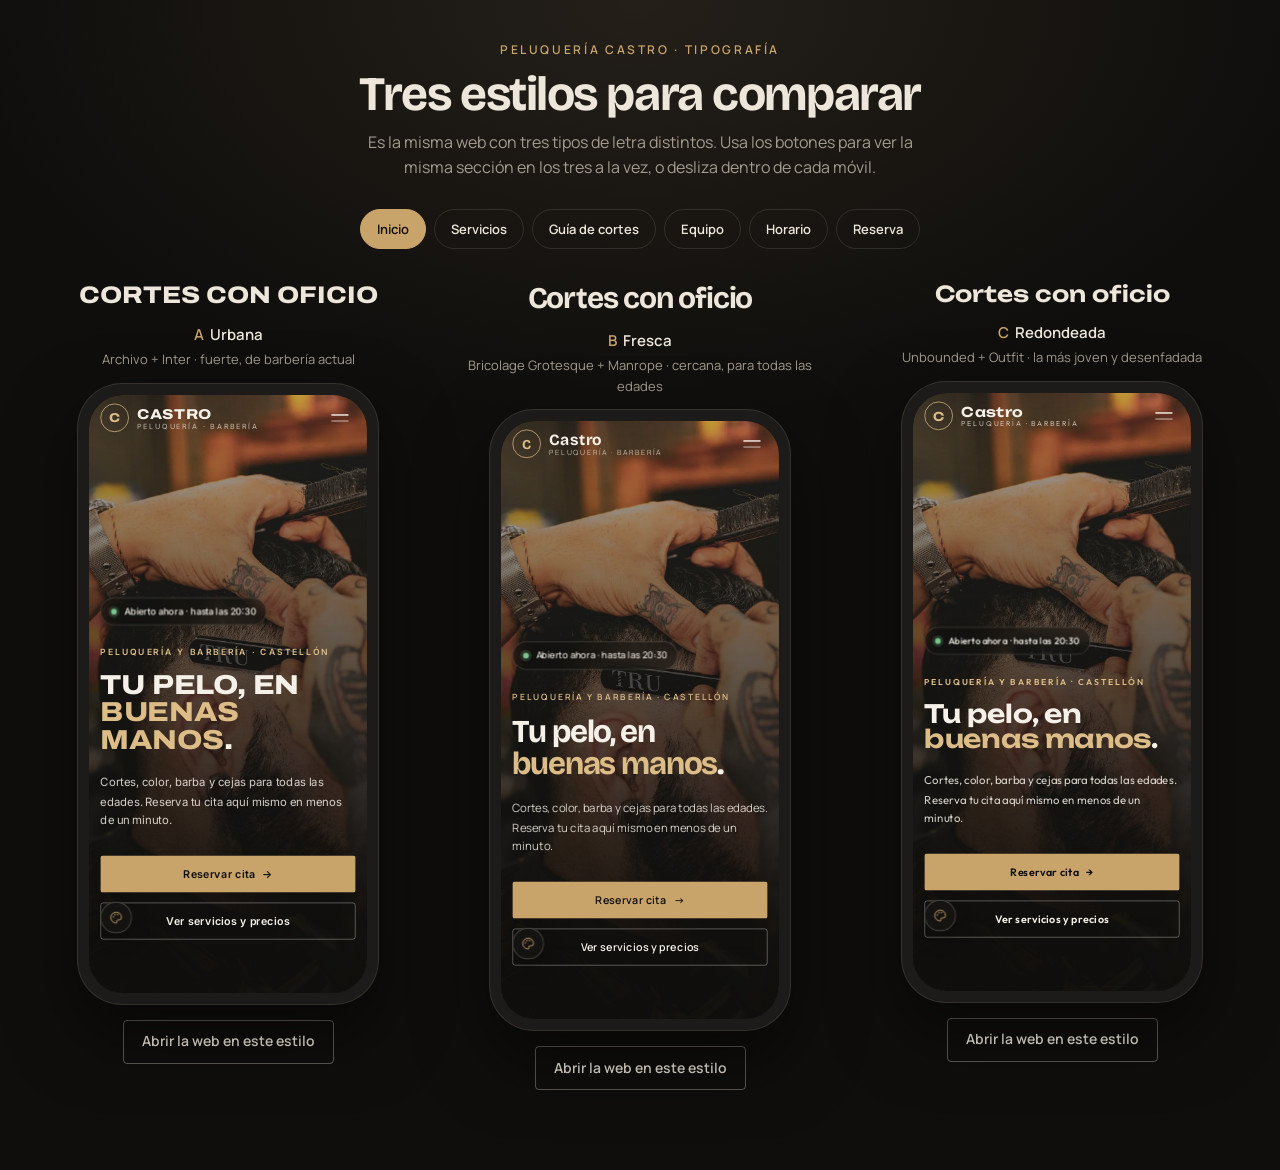
<file: tipografias.html>
<!doctype html>
<html lang="es">
<head>
  <meta charset="utf-8">
  <meta name="viewport" content="width=device-width, initial-scale=1">
  <title>Tipografías · Peluquería Castro</title>
  <meta name="robots" content="noindex, nofollow">
  <link rel="icon" href="img/favicon.svg" type="image/svg+xml">
  <link rel="preconnect" href="https://fonts.googleapis.com">
  <link rel="preconnect" href="https://fonts.gstatic.com" crossorigin>
  <link href="https://fonts.googleapis.com/css2?family=Archivo:wdth,wght@62..125,400..900&family=Bricolage+Grotesque:opsz,wght@12..96,400..800&family=Unbounded:wght@400..800&family=Inter:wght@400;600&family=Manrope:wght@400;600&family=Outfit:wght@400;600&display=swap" rel="stylesheet">
  <style>
    :root { --ink:#0f0e0c; --bone:#ede6da; --muted:#a39b8f; --brass:#c8a46a; --line:rgba(237,230,218,.12); }
    * { box-sizing: border-box; }
    body { margin:0; background: radial-gradient(90% 60% at 50% 0%, #241f19 0%, var(--ink) 60%); color:var(--bone); font:16px/1.6 Manrope, system-ui, sans-serif; min-height:100vh; }
    a { color: inherit; }
    .wrap { max-width: 1240px; margin: 0 auto; padding: 40px 16px 80px; }
    .top { text-align:center; margin-bottom: 28px; }
    .eyebrow { font-size:12px; font-weight:600; letter-spacing:.22em; text-transform:uppercase; color:var(--brass); margin:0 0 10px; }
    h1 { font: 700 clamp(30px,5vw,48px)/1.05 "Bricolage Grotesque", sans-serif; letter-spacing: -.03em; margin:0 0 10px; }
    .lead { color:var(--muted); max-width:58ch; margin:0 auto; }

    .jump { display:flex; gap:8px; justify-content:center; flex-wrap:wrap; margin: 22px 0 34px; }
    .jump button { min-height:40px; padding:0 16px; border-radius:999px; border:1px solid var(--line); background:none; color:var(--bone); font:600 13px Manrope, sans-serif; cursor:pointer; }
    .jump button[aria-pressed="true"] { background:var(--brass); border-color:var(--brass); color:var(--ink); }

    .grid { display:grid; grid-template-columns: repeat(3, 1fr); gap: 28px; }
    .opt { display:flex; flex-direction:column; align-items:center; }
    .opt h2 { margin:0; font-size:15px; font-weight:600; }
    .opt h2 span { color: var(--brass); margin-right: 6px; }
    .opt p { margin: 2px 0 14px; color: var(--muted); font-size: 13px; text-align:center; }
    .sample { font-size: 30px; line-height: 1; margin-bottom: 16px; text-align:center; color: var(--bone); }
    .sample--urbana { font-family: Archivo, sans-serif; font-weight: 800; font-stretch: 115%; text-transform: uppercase; font-size: 24px; }
    .sample--fresca { font-family: "Bricolage Grotesque", sans-serif; font-weight: 700; letter-spacing: -.04em; }
    .sample--redonda { font-family: Unbounded, sans-serif; font-weight: 600; font-size: 22px; }

    .phone { width: 300px; height: 620px; padding:11px; background:#1d1b19; border-radius:44px; box-shadow: 0 0 0 1px #34302b, 0 30px 70px rgba(0,0,0,.5); position:relative; }
    .screen { width:100%; height:100%; border-radius:34px; overflow:hidden; position:relative; background:#000; }
    .screen iframe { position:absolute; top:0; left:0; width:390px; border:0; transform-origin:0 0; }
    .open { margin-top: 16px; display:inline-flex; align-items:center; min-height:44px; padding:0 18px; border-radius:4px; border:1px solid rgba(237,230,218,.35); text-decoration:none; font-weight:600; font-size:14px; }
    .open:hover { border-color: var(--brass); }

    @media (max-width: 1000px) {
      .grid { grid-template-columns: none; grid-auto-flow: column; grid-auto-columns: 320px; overflow-x:auto; scroll-snap-type:x mandatory; padding-bottom: 12px; }
      .opt { scroll-snap-align: center; }
    }
  </style>
</head>
<body>
  <div class="wrap">
    <header class="top">
      <p class="eyebrow">Peluquería Castro · Tipografía</p>
      <h1>Tres estilos para comparar</h1>
      <p class="lead">Es la misma web con tres tipos de letra distintos. Usa los botones para ver la misma sección en los tres a la vez, o desliza dentro de cada móvil.</p>
    </header>

    <div class="jump" role="group" aria-label="Ir a sección">
      <button type="button" data-go="#inicio" aria-pressed="true">Inicio</button>
      <button type="button" data-go="#servicios">Servicios</button>
      <button type="button" data-go="#cortes">Guía de cortes</button>
      <button type="button" data-go="#equipo">Equipo</button>
      <button type="button" data-go="#visitanos">Horario</button>
      <button type="button" data-go="reservar">Reserva</button>
    </div>

    <div class="grid">
      <section class="opt">
        <div class="sample sample--urbana">Cortes con oficio</div>
        <h2><span>A</span>Urbana</h2>
        <p>Archivo + Inter · fuerte, de barbería actual</p>
        <div class="phone"><div class="screen"><iframe src="./?tipo=urbana" title="Estilo A, urbana"></iframe></div></div>
        <a class="open" href="./?tipo=urbana" target="_blank" rel="noopener">Abrir la web en este estilo</a>
      </section>
      <section class="opt">
        <div class="sample sample--fresca">Cortes con oficio</div>
        <h2><span>B</span>Fresca</h2>
        <p>Bricolage Grotesque + Manrope · cercana, para todas las edades</p>
        <div class="phone"><div class="screen"><iframe src="./?tipo=fresca" title="Estilo B, fresca"></iframe></div></div>
        <a class="open" href="./?tipo=fresca" target="_blank" rel="noopener">Abrir la web en este estilo</a>
      </section>
      <section class="opt">
        <div class="sample sample--redonda">Cortes con oficio</div>
        <h2><span>C</span>Redondeada</h2>
        <p>Unbounded + Outfit · la más joven y desenfadada</p>
        <div class="phone"><div class="screen"><iframe src="./?tipo=redonda" title="Estilo C, redondeada"></iframe></div></div>
        <a class="open" href="./?tipo=redonda" target="_blank" rel="noopener">Abrir la web en este estilo</a>
      </section>
    </div>
  </div>

  <script>
    const frames = [...document.querySelectorAll('.screen iframe')];
    const fit = () => frames.forEach((f) => {
      const box = f.parentElement;
      const s = box.clientWidth / 390;
      f.style.transform = `scale(${s})`;
      f.style.height = (box.clientHeight / s) + 'px';
    });
    addEventListener('resize', fit); fit();

    document.querySelector('.jump').addEventListener('click', (e) => {
      const b = e.target.closest('button');
      if (!b) return;
      document.querySelectorAll('.jump button').forEach((x) => x.setAttribute('aria-pressed', String(x === b)));
      frames.forEach((f) => {
        const d = f.contentDocument;
        if (!d) return;
        d.querySelectorAll('.reveal').forEach((el) => el.classList.add('is-in'));
        const dlg = d.querySelector('dialog.booking');
        if (b.dataset.go === 'reservar') {
          const t = d.querySelector('[data-book][data-service="fade"]');
          if (t) t.click();
          return;
        }
        if (dlg && dlg.open) dlg.close();
        const el = d.querySelector(b.dataset.go);
        if (el) f.contentWindow.scrollTo({ top: el.getBoundingClientRect().top + f.contentWindow.scrollY - 60, behavior: 'smooth' });
      });
    });
  </script>
</body>
</html>
</file>
<file: css/styles.css>
/* =========================================================
   Peluquería Castro · demo de rediseño
   Todo el color y la tipografía salen de variables (tokens):
   - Paletas: html[data-color="…"]   (noche, carbon, arena, mar, neon)
   - Tipografías: html[data-tipo="…"] (clasica, urbana, fresca, redonda, editorial)
   ========================================================= */

:root {
  /* Paleta por defecto: Noche y latón */
  --bg: #0f0e0c;
  --surface: #161412;
  --surface-2: #1f1c19;
  --fg: #ede6da;
  --muted: #a39b8f;
  --accent: #c8a46a;
  --accent-hi: #dcbd88;
  --accent-photo: #dcbd88;   /* acento sobre fotos (siempre oscurecidas) */
  --on-accent: #0f0e0c;
  --menu-bg: #f3eee5;
  --menu-fg: #0f0e0c;
  --menu-muted: #6b6358;
  --menu-accent: #8a6a3a;
  --shade: #0f0e0c;          /* oscurecido de las fotos */
  --on-photo: #f5f0e8;       /* texto sobre fotos */
  --ok: #7bc48f;
  --warn: #e6a17f;
  --map-filter: grayscale(1) invert(.92) contrast(.9) sepia(.15);
  color-scheme: dark;

  /* Derivados */
  --line: color-mix(in srgb, var(--fg) 13%, transparent);
  --line-strong: color-mix(in srgb, var(--fg) 32%, transparent);
  --fg-soft: color-mix(in srgb, var(--fg) 80%, transparent);
  --accent-soft: color-mix(in srgb, var(--accent) 13%, transparent);
  --accent-mid: color-mix(in srgb, var(--accent) 50%, transparent);
  --menu-line: color-mix(in srgb, var(--menu-fg) 14%, transparent);
  --hair: var(--accent);
  --skin: var(--surface-2);
  --outline: color-mix(in srgb, var(--fg) 35%, transparent);

  /* Tipografía por defecto: Clásica */
  --display: "Instrument Serif", "Times New Roman", serif;
  --sans: "Manrope", system-ui, -apple-system, "Segoe UI", sans-serif;
  --d-weight: 400;
  --d-stretch: 100%;
  --d-case: none;
  --d-track: -0.01em;
  --d-em: italic;
  --ds: 1;
  --t-h3: 30px;
  --t-menu: 34px;
  --t-price: 28px;
  --t-feature: 88px;
  --t-logo: 26px;
  --t-mark: 24px;
  --t-ini: 84px;
  --t-ini-style: italic;
  --t-small-case: none;

  --gutter: clamp(16px, 4vw, 40px);
  --max: 1200px;
  --radius: 4px;
  --ease: cubic-bezier(0.2, 0.7, 0.2, 1);
  --dock-h: 0px;
}

/* ---------- Paletas ---------- */
html[data-color="carbon"] {
  --bg: #0b0b0b; --surface: #141414; --surface-2: #1e1e1e; --fg: #f2f2ef; --muted: #9a9a94;
  --accent: #f5d000; --accent-hi: #ffe14d; --accent-photo: #ffe14d; --on-accent: #0b0b0b;
  --menu-bg: #f5d000; --menu-fg: #0b0b0b; --menu-muted: #4a4220; --menu-accent: #0b0b0b;
  --shade: #0b0b0b; --map-filter: grayscale(1) invert(.9) contrast(1.1);
}
html[data-color="arena"] {
  --bg: #f6f1ea; --surface: #efe6da; --surface-2: #e5d9c8; --fg: #231d17; --muted: #75695b;
  --accent: #c2562f; --accent-hi: #a8461f; --accent-photo: #f2a47f; --on-accent: #ffffff;
  --menu-bg: #fffaf3; --menu-fg: #231d17; --menu-muted: #75695b; --menu-accent: #c2562f;
  --shade: #1d1712; --ok: #2f8a4c; --warn: #b5452a;
  --map-filter: grayscale(.4) sepia(.25); color-scheme: light;
}
html[data-color="mar"] {
  --bg: #f7f8f6; --surface: #eaf0f2; --surface-2: #dbe5ea; --fg: #12263a; --muted: #5c6b78;
  --accent: #1f5f99; --accent-hi: #174c7c; --accent-photo: #9fcbf0; --on-accent: #ffffff;
  --menu-bg: #12263a; --menu-fg: #f4f7f9; --menu-muted: #a9b7c4; --menu-accent: #8fc1ea;
  --shade: #0d1b29; --ok: #23824a; --warn: #b5452a;
  --map-filter: saturate(.8); color-scheme: light;
}
html[data-color="neon"] {
  --bg: #0e1020; --surface: #15182b; --surface-2: #1e2238; --fg: #eef0ff; --muted: #9aa0c3;
  --accent: #ff5d73; --accent-hi: #ff8a9a; --accent-photo: #ff8a9a; --on-accent: #0e1020;
  --menu-bg: #eef0ff; --menu-fg: #0e1020; --menu-muted: #5a5f80; --menu-accent: #e23d57;
  --shade: #0b0d1a; --map-filter: grayscale(1) invert(.9) hue-rotate(200deg) saturate(.6);
}

/* ---------- Tipografías ---------- */
html[data-tipo="urbana"] {
  --display: "Archivo", system-ui, sans-serif; --sans: "Inter", system-ui, sans-serif;
  --d-weight: 800; --d-stretch: 115%; --d-case: uppercase; --d-track: -0.015em; --d-em: normal; --ds: .74;
  --t-h3: 22px; --t-menu: 24px; --t-price: 20px; --t-feature: 64px; --t-logo: 20px; --t-mark: 18px; --t-ini: 60px;
  --t-ini-style: normal; --t-small-case: uppercase;
}
html[data-tipo="fresca"] {
  --display: "Bricolage Grotesque", system-ui, sans-serif; --sans: "Manrope", system-ui, sans-serif;
  --d-weight: 700; --d-track: -0.04em; --d-em: normal; --ds: .86;
  --t-h3: 24px; --t-menu: 26px; --t-price: 22px; --t-feature: 72px; --t-logo: 22px; --t-mark: 19px; --t-ini: 64px; --t-ini-style: normal;
}
html[data-tipo="redonda"] {
  --display: "Unbounded", system-ui, sans-serif; --sans: "Outfit", system-ui, sans-serif;
  --d-weight: 600; --d-track: -0.02em; --d-em: normal; --ds: .68;
  --t-h3: 20px; --t-menu: 22px; --t-price: 19px; --t-feature: 58px; --t-logo: 19px; --t-mark: 17px; --t-ini: 54px; --t-ini-style: normal;
}
html[data-tipo="editorial"] {
  --display: "Fraunces", Georgia, serif; --sans: "DM Sans", system-ui, sans-serif;
  --d-weight: 500; --d-track: -0.02em; --d-em: italic; --ds: .9;
  --t-h3: 26px; --t-menu: 28px; --t-price: 24px; --t-feature: 76px; --t-logo: 22px; --t-mark: 20px; --t-ini: 70px;
}

/* ---------- Base ---------- */
*, *::before, *::after { box-sizing: border-box; }
html { scroll-behavior: smooth; -webkit-text-size-adjust: 100%; }
@media (prefers-reduced-motion: reduce) { html { scroll-behavior: auto; } }

body {
  margin: 0;
  background: var(--bg);
  color: var(--fg);
  font-family: var(--sans);
  font-size: 16px;
  line-height: 1.65;
  -webkit-font-smoothing: antialiased;
  overflow-x: hidden;
  padding-bottom: var(--dock-h);
  transition: background .4s, color .4s;
}

img { display: block; max-width: 100%; height: auto; }
a { color: inherit; }
h1, h2, h3 { margin: 0; font-weight: 400; }
p { margin: 0 0 1em; }

.container { width: 100%; max-width: var(--max); margin: 0 auto; padding: 0 var(--gutter); }
.sr-only { position: absolute; width: 1px; height: 1px; overflow: hidden; clip: rect(0 0 0 0); white-space: nowrap; }
.skip { position: absolute; left: -999px; top: 8px; z-index: 100; background: var(--accent); color: var(--on-accent); padding: 8px 14px; }
.skip:focus { left: 8px; }
:focus-visible { outline: 2px solid var(--accent); outline-offset: 3px; }

/* Todo lo «de titular» usa la tipografía display del tema */
.h2, .hero__title, .logo__name, .logo__mark, .menu__title, .item__price, .feature__price span,
.barber h3, .barber__photo span, .steps__n, .steps__list h3, .cut h3, .bk-title, .bk-option__price,
.bk-day strong, .bk-done h3, .bk-avatar {
  font-family: var(--display);
  font-weight: var(--d-weight);
  font-stretch: var(--d-stretch);
}

/* ---------- Tipografía ---------- */
.eyebrow {
  font-size: 12px; font-weight: 600; letter-spacing: 0.22em; text-transform: uppercase;
  color: var(--accent); margin-bottom: 18px;
}
.h2 {
  font-size: calc(clamp(40px, 6vw, 72px) * var(--ds));
  line-height: 1; letter-spacing: var(--d-track); text-transform: var(--d-case);
  margin-bottom: 24px;
}
.h2 em, .hero__title em { font-style: var(--d-em); color: var(--accent-hi); }

.link {
  display: inline-flex; gap: 8px; align-items: center;
  font-weight: 600; font-size: 14px; letter-spacing: 0.04em;
  text-decoration: none; color: var(--accent);
  border-bottom: 1px solid currentColor; padding-bottom: 2px;
  transition: gap .3s var(--ease);
}
.link:hover { gap: 14px; }

/* ---------- Botones ---------- */
.btn {
  display: inline-flex; align-items: center; justify-content: center; gap: 10px;
  min-height: 52px; padding: 0 28px;
  font: 600 15px/1 var(--sans); letter-spacing: 0.02em;
  text-decoration: none; border-radius: var(--radius);
  border: 1px solid transparent; background: transparent; color: inherit;
  transition: background .25s, color .25s, border-color .25s, transform .25s var(--ease);
  cursor: pointer; white-space: nowrap;
}
.btn:active { transform: translateY(1px); }
.btn--brass { background: var(--accent); color: var(--on-accent); }
.btn--brass:hover { background: color-mix(in srgb, var(--accent) 85%, var(--fg)); }
.btn--ghost { border-color: var(--line-strong); color: var(--fg); }
.btn--ghost:hover { border-color: var(--fg); background: color-mix(in srgb, var(--fg) 6%, transparent); }
.btn--photo { border-color: color-mix(in srgb, var(--on-photo) 45%, transparent); color: var(--on-photo); }
.btn--photo:hover { border-color: var(--on-photo); background: color-mix(in srgb, var(--on-photo) 10%, transparent); }
.btn--sm { min-height: 42px; padding: 0 20px; font-size: 14px; }

/* ---------- Cabecera ---------- */
.header {
  position: fixed; inset: 0 0 auto; z-index: 50;
  color: var(--on-photo);
  --hdr-accent: var(--accent-photo);
  transition: background .35s, border-color .35s, color .35s;
  border-bottom: 1px solid transparent;
}
.header.is-solid, .header.menu-open { color: var(--fg); --hdr-accent: var(--accent); }
.header.is-solid {
  background: color-mix(in srgb, var(--bg) 86%, transparent);
  backdrop-filter: blur(14px); -webkit-backdrop-filter: blur(14px);
  border-bottom-color: var(--line);
}
.header__inner {
  max-width: var(--max); margin: 0 auto; padding: 0 var(--gutter);
  height: 76px; display: flex; align-items: center; justify-content: space-between;
}

.logo { display: inline-flex; align-items: center; gap: 12px; text-decoration: none; color: inherit; }
.logo__mark {
  width: 40px; height: 40px; display: grid; place-items: center; flex: none;
  border: 1px solid var(--hdr-accent, var(--accent)); border-radius: 50%;
  font-size: var(--t-mark); color: var(--hdr-accent, var(--accent)); line-height: 1;
}
.logo__text { display: flex; flex-direction: column; line-height: 1.1; }
.logo__name { font-size: var(--t-logo); letter-spacing: 0.02em; text-transform: var(--t-small-case); }
.logo__sub { font-size: 10px; letter-spacing: 0.24em; text-transform: uppercase; opacity: .7; }

.nav { display: flex; align-items: center; gap: 34px; }
.nav a:not(.btn) { font-size: 14px; font-weight: 500; text-decoration: none; color: inherit; opacity: .85; transition: opacity .2s; }
.nav a:not(.btn):hover { opacity: 1; }
.burger { display: none; }

@media (max-width: 860px) {
  .header__inner { height: 64px; }
  .burger {
    display: grid; place-content: center; gap: 7px;
    width: 44px; height: 44px; background: none; border: 0; cursor: pointer; padding: 0;
    position: relative; z-index: 2; color: inherit;
  }
  .burger span { display: block; width: 24px; height: 1.5px; background: currentColor; transition: transform .35s var(--ease); }
  .burger[aria-expanded="true"] span:first-child { transform: translateY(4.25px) rotate(45deg); }
  .burger[aria-expanded="true"] span:last-child { transform: translateY(-4.25px) rotate(-45deg); }
  .nav {
    position: fixed; inset: 0; z-index: 1;
    flex-direction: column; justify-content: center; gap: 26px;
    background: var(--bg);
    opacity: 0; visibility: hidden; transition: opacity .35s, visibility .35s;
  }
  .nav.is-open { opacity: 1; visibility: visible; }
  .nav a:not(.btn) {
    font-family: var(--display); font-weight: var(--d-weight); font-stretch: var(--d-stretch);
    font-size: calc(40px * var(--ds)); opacity: 1; text-transform: var(--t-small-case);
  }
  .nav .btn { margin-top: 12px; min-height: 52px; font-size: 15px; }
  .logo { position: relative; z-index: 2; }
}

/* ---------- Hero ---------- */
.hero {
  position: relative; min-height: 100svh;
  display: flex; flex-direction: column; justify-content: flex-end;
  padding-top: 120px; overflow: hidden; isolation: isolate;
  background: var(--shade); color: var(--on-photo);
}
.hero__bg, .hero__bg img { position: absolute; inset: 0; width: 100%; height: 100%; }
.hero__bg { z-index: -2; }
.hero__bg img { object-fit: cover; object-position: 60% 40%; animation: slowzoom 18s var(--ease) both; }
html[data-fotos="urbana"] .hero__bg img { object-position: 50% 45%; }
html[data-fotos="luminosa"] .hero__bg img { object-position: 50% 50%; }
@keyframes slowzoom { from { transform: scale(1.08); } to { transform: scale(1); } }
.hero__shade {
  position: absolute; inset: 0; z-index: -1;
  background:
    linear-gradient(90deg, color-mix(in srgb, var(--shade) 92%, transparent) 0%, color-mix(in srgb, var(--shade) 60%, transparent) 45%, color-mix(in srgb, var(--shade) 15%, transparent) 100%),
    linear-gradient(0deg, color-mix(in srgb, var(--shade) 95%, transparent) 0%, transparent 45%);
}
.hero .eyebrow { color: var(--accent-photo); }
.hero__title em { color: var(--accent-photo); }
.hero__content { padding-bottom: clamp(56px, 9vh, 96px); }
.hero__title {
  font-size: calc(clamp(52px, 9vw, 120px) * var(--ds));
  line-height: .98; letter-spacing: var(--d-track); text-transform: var(--d-case);
  max-width: 11ch; margin-bottom: 28px;
}
.hero__lead { max-width: 46ch; font-size: clamp(16px, 1.6vw, 19px); color: color-mix(in srgb, var(--on-photo) 85%, transparent); margin-bottom: 36px; }
.hero__ctas { display: flex; flex-wrap: wrap; gap: 14px; }

.status {
  display: inline-flex; align-items: center; gap: 10px;
  font-size: 13px; font-weight: 500;
  padding: 8px 14px; border: 1px solid color-mix(in srgb, var(--on-photo) 20%, transparent); border-radius: 999px;
  background: color-mix(in srgb, var(--shade) 50%, transparent);
  backdrop-filter: blur(8px); -webkit-backdrop-filter: blur(8px);
  margin-bottom: 28px;
}
.status__dot { width: 8px; height: 8px; border-radius: 50%; background: #999; }
.status.is-open .status__dot { background: #7bc48f; box-shadow: 0 0 0 4px rgba(123,196,143,.18); animation: pulse 2.4s infinite; }
.status.is-closed .status__dot { background: #e6a17f; }
@keyframes pulse { 50% { box-shadow: 0 0 0 7px rgba(123,196,143,0); } }

@media (max-width: 760px) {
  .hero__shade { background: linear-gradient(0deg, color-mix(in srgb, var(--shade) 96%, transparent) 10%, color-mix(in srgb, var(--shade) 72%, transparent) 50%, color-mix(in srgb, var(--shade) 25%, transparent) 100%); }
  .hero__bg img { object-position: 50% 25%; }
  .hero__ctas .btn { flex: 1 1 100%; }
}

/* ---------- Intro ---------- */
.intro {
  display: grid; grid-template-columns: 1.1fr .9fr; gap: clamp(40px, 8vw, 120px);
  align-items: center; padding-top: clamp(80px, 12vw, 160px); padding-bottom: clamp(80px, 12vw, 160px);
}
.intro__text p { color: var(--fg-soft); max-width: 52ch; }
.intro__text .link { margin-top: 12px; }
.intro__img { margin: 0; position: relative; }
.intro__img img { width: 100%; aspect-ratio: 4/5; object-fit: cover; border-radius: var(--radius); background: var(--surface); }
.intro__img::before {
  content: ""; position: absolute; inset: -14px 14px 14px -14px;
  border: 1px solid var(--accent-mid); border-radius: var(--radius); z-index: -1;
}
@media (max-width: 860px) {
  .intro { grid-template-columns: 1fr; }
  .intro__img { order: -1; margin-left: 14px; }
}

/* ---------- Servicios (carta) ---------- */
.services { background: var(--menu-bg); color: var(--menu-fg); padding: clamp(80px, 12vw, 150px) 0; }
.section-head { margin-bottom: clamp(40px, 6vw, 72px); max-width: 640px; }
.section-head__lead { color: var(--muted); font-size: 17px; }
.services .section-head__lead { color: var(--menu-muted); }
.eyebrow--menu { color: var(--menu-accent); }
.section-head--row { max-width: none; display: flex; justify-content: space-between; align-items: flex-end; gap: 24px; flex-wrap: wrap; }
.section-head--row .section-head__lead { max-width: 44ch; margin-bottom: 30px; }

.menu { display: grid; grid-template-columns: 1fr 1fr; gap: clamp(48px, 6vw, 80px) clamp(40px, 7vw, 100px); }
.menu__title {
  font-size: var(--t-menu); line-height: 1; text-transform: var(--t-small-case);
  display: flex; align-items: baseline; gap: 14px;
  padding-bottom: 18px; border-bottom: 1px solid var(--menu-fg); margin-bottom: 6px;
}
.menu__title span { font-family: var(--sans); font-size: 12px; font-weight: 600; letter-spacing: .1em; color: var(--menu-accent); }
.menu ul { list-style: none; margin: 0; padding: 0; }
.item {
  display: flex; align-items: baseline; gap: 12px;
  padding: 18px 0; border-bottom: 1px solid var(--menu-line);
  text-decoration: none; color: var(--menu-fg);
  transition: padding .3s var(--ease), background .3s;
}
.item:hover { padding-left: 10px; padding-right: 10px; background: color-mix(in srgb, var(--menu-accent) 12%, transparent); }
.item__name { font-weight: 600; font-size: 16px; line-height: 1.35; }
.item__name small { display: block; font-weight: 400; font-size: 13px; color: var(--menu-muted); margin-top: 3px; }
.item__dots { flex: 1; border-bottom: 1px dotted color-mix(in srgb, var(--menu-fg) 30%, transparent); transform: translateY(-5px); min-width: 16px; }
.item__price { font-size: var(--t-price); line-height: 1; white-space: nowrap; }
.item__price i { font-family: var(--sans); font-style: normal; font-weight: 400; font-size: 12px; color: var(--menu-muted); margin-right: 4px; }
.tag {
  display: inline-block; margin-left: 6px; vertical-align: 2px;
  font-size: 10px; font-weight: 700; letter-spacing: .12em; text-transform: uppercase;
  background: var(--menu-fg); color: var(--menu-bg); padding: 3px 7px; border-radius: 2px;
}
.menu__note { margin-top: 24px; font-size: 14px; color: var(--menu-muted); max-width: 40ch; }
@media (max-width: 860px) {
  .menu { grid-template-columns: 1fr; }
  .item__name { font-size: 15px; }
}

/* ---------- Destacado ---------- */
.feature { display: grid; grid-template-columns: 1fr 1fr; background: var(--surface); max-width: 1440px; margin: 0 auto; }
.feature__img img { width: 100%; height: 100%; max-height: 820px; object-fit: cover; background: var(--surface-2); }
.feature__body { padding: clamp(56px, 8vw, 120px) clamp(24px, 7vw, 110px); align-self: center; }
.feature__body > p:not(.eyebrow) { color: var(--fg-soft); max-width: 42ch; }
.feature__body > .feature__list { font-size: 13px; letter-spacing: .2em; text-transform: uppercase; color: var(--fg); }
.feature__list span { color: var(--accent); margin: 0 6px; }
.feature__price { display: flex; align-items: baseline; gap: 14px; margin: 28px 0 32px; }
.feature__price span { font-size: var(--t-feature); line-height: .9; color: var(--accent-hi); }
.feature__price small { color: var(--muted); font-size: 14px; }
@media (max-width: 860px) {
  .feature { grid-template-columns: 1fr; }
  .feature__img img { aspect-ratio: 4/3; max-height: none; object-position: 50% 30%; }
  .feature__body { padding-left: var(--gutter); padding-right: var(--gutter); }
  .feature__body .btn { width: 100%; }
}

/* ---------- Guía de cortes ---------- */
.cuts { padding: clamp(80px, 12vw, 150px) 0 clamp(40px, 6vw, 60px); }
.cuts__grid { display: grid; grid-template-columns: repeat(5, 1fr); gap: clamp(12px, 2vw, 24px); }
.cut { display: flex; flex-direction: column; }
.cut__art {
  aspect-ratio: 1; border: 1px solid var(--line); border-radius: var(--radius);
  background: radial-gradient(90% 70% at 50% 20%, var(--accent-soft), transparent 70%), var(--surface);
  display: grid; place-items: center; margin-bottom: 18px; transition: border-color .3s;
}
.cut:hover .cut__art { border-color: var(--accent-mid); }
.cut-svg { width: 84%; height: auto; overflow: visible; }
/* Maquinilla en bucle (6 s): sube por detrás de la cabeza hasta donde empieza el degradado, la cruza
   dejando detrás la línea discontinua, la línea se queda un rato, se desvanece y vuelve a empezar.
   Maquinilla y línea comparten duración y retraso para que la línea siga a la cuchilla. */
.cut-clip { opacity: 0; transform: translate(var(--x0), var(--b)); }
.cut.is-in .cut-clip { animation: clip-loop 6s ease-in-out calc(.3s + var(--i, 0) * .15s) infinite both; }
.cut:hover .cut-clip { animation: clip-loop-2 6s ease-in-out infinite both; }
.cut:nth-child(2) { --i: 1; } .cut:nth-child(3) { --i: 2; } .cut:nth-child(4) { --i: 3; } .cut:nth-child(5) { --i: 4; }
@keyframes clip-loop {
  0% { opacity: 0; transform: translate(var(--x0), var(--b)); }
  3% { opacity: 1; transform: translate(var(--x0), var(--b)); }
  16% { opacity: 1; transform: translate(var(--x0), var(--t)); }
  38% { opacity: 1; transform: translate(var(--x1), var(--t)); }
  43%, 100% { opacity: 0; transform: translate(var(--x1), var(--t)); }
}
@keyframes clip-loop-2 {
  0% { opacity: 0; transform: translate(var(--x0), var(--b)); }
  3% { opacity: 1; transform: translate(var(--x0), var(--b)); }
  16% { opacity: 1; transform: translate(var(--x0), var(--t)); }
  38% { opacity: 1; transform: translate(var(--x1), var(--t)); }
  43%, 100% { opacity: 0; transform: translate(var(--x1), var(--t)); }
}
.cut-mark { opacity: 0; }
.cut.is-in .cut-mark { animation: mark-loop 6s ease-in-out calc(.3s + var(--i, 0) * .15s) infinite both; }
.cut:hover .cut-mark { animation: mark-loop-2 6s ease-in-out infinite both; }
@keyframes mark-loop {
  0%, 16% { opacity: .85; transform: scaleX(0); }
  38% { opacity: .85; transform: scaleX(1); }
  85% { opacity: .85; transform: scaleX(1); }
  95%, 100% { opacity: 0; transform: scaleX(1); }
}
@keyframes mark-loop-2 {
  0%, 16% { opacity: .85; transform: scaleX(0); }
  38% { opacity: .85; transform: scaleX(1); }
  85% { opacity: .85; transform: scaleX(1); }
  95%, 100% { opacity: 0; transform: scaleX(1); }
}
.bk-style .cut-clip, .p-style .cut-clip, .bk-style .cut-mark, .p-style .cut-mark { display: none; }
@media (prefers-reduced-motion: reduce) { .cut-clip { display: none; } .cut-mark { animation: none !important; opacity: .85; } }
.cut h3 { font-size: var(--t-h3); line-height: 1.1; margin-bottom: 6px; text-transform: var(--t-small-case); }
.cut p { color: var(--muted); font-size: 14px; flex: 1; }
.cut .link { align-self: flex-start; font-size: 13px; }
.cuts__note { color: var(--muted); font-size: 14px; margin-top: 36px; }
@media (max-width: 1000px) {
  .cuts__grid {
    grid-template-columns: none; grid-auto-flow: column; grid-auto-columns: 62%;
    overflow-x: auto; scroll-snap-type: x mandatory; padding-bottom: 8px;
    margin-right: calc(var(--gutter) * -1); padding-right: var(--gutter); scrollbar-width: none;
  }
  .cuts__grid::-webkit-scrollbar { display: none; }
  .cut { scroll-snap-align: start; }
}
@media (min-width: 640px) and (max-width: 1000px) { .cuts__grid { grid-auto-columns: 38%; } }

/* ---------- Equipo ---------- */
.team { padding-top: clamp(80px, 12vw, 140px); padding-bottom: clamp(60px, 8vw, 100px); }
.team__grid { display: grid; grid-template-columns: repeat(3, 1fr); gap: clamp(16px, 3vw, 32px); }
.barber__photo {
  aspect-ratio: 4/5; border-radius: var(--radius); margin-bottom: 22px;
  background:
    radial-gradient(120% 80% at 50% 0%, var(--accent-soft), transparent 60%),
    repeating-linear-gradient(135deg, color-mix(in srgb, var(--fg) 4%, transparent) 0 2px, transparent 2px 12px),
    var(--surface-2);
  border: 1px solid var(--line);
  display: grid; place-items: center; transition: border-color .3s;
}
.barber:hover .barber__photo { border-color: var(--accent-mid); }
.barber__photo span { font-size: var(--t-ini); color: color-mix(in srgb, var(--accent) 70%, transparent); font-style: var(--t-ini-style); }
.barber h3 { font-size: var(--t-h3); line-height: 1.1; text-transform: var(--t-small-case); }
.barber p { color: var(--muted); font-size: 14px; margin: 4px 0 14px; }
@media (max-width: 860px) {
  .team__grid {
    grid-template-columns: none; grid-auto-flow: column; grid-auto-columns: 74%;
    overflow-x: auto; scroll-snap-type: x mandatory; padding-bottom: 8px;
    margin-right: calc(var(--gutter) * -1); padding-right: var(--gutter); scrollbar-width: none;
  }
  .team__grid::-webkit-scrollbar { display: none; }
  .barber { scroll-snap-align: start; }
}

/* ---------- Galería ---------- */
.gallery { padding: clamp(60px, 8vw, 100px) 0 clamp(80px, 12vw, 140px); }
.gallery__note { color: var(--muted); font-size: 13px; margin-bottom: 30px; max-width: 30ch; }
.gallery__grid { display: grid; grid-template-columns: repeat(4, 1fr); grid-auto-rows: 240px; gap: 12px; }
.g { margin: 0; overflow: hidden; border-radius: var(--radius); background: var(--surface); }
.g--tall { grid-row: span 2; }
.g img { width: 100%; height: 100%; object-fit: cover; transition: transform 1.2s var(--ease), filter .6s; filter: saturate(.9); }
.g:hover img { transform: scale(1.05); filter: saturate(1); }
@media (max-width: 860px) { .gallery__grid { grid-template-columns: 1fr 1fr; grid-auto-rows: 170px; gap: 8px; } }

/* ---------- Pasos ---------- */
.steps { padding-top: clamp(40px, 6vw, 60px); padding-bottom: clamp(80px, 12vw, 140px); }
.steps .section-head { padding-top: clamp(40px, 6vw, 80px); border-top: 1px solid var(--line); max-width: none; }
.steps__list { list-style: none; margin: 0; padding: 0; display: grid; grid-template-columns: repeat(3, 1fr); gap: clamp(24px, 4vw, 56px); }
.steps__n {
  display: grid; place-items: center; width: 48px; height: 48px; margin-bottom: 22px;
  border: 1px solid var(--accent); border-radius: 50%; font-size: 22px; color: var(--accent);
}
.steps__list h3 { font-size: var(--t-h3); margin-bottom: 10px; text-transform: var(--t-small-case); }
.steps__list p { color: var(--muted); }
.steps__cta { margin-top: 48px; }
@media (max-width: 760px) {
  .steps__list { grid-template-columns: 1fr; }
  .steps__list li { display: grid; grid-template-columns: 48px 1fr; column-gap: 18px; }
  .steps__n { grid-row: span 2; margin: 0; }
  .steps__cta .btn { width: 100%; }
}

/* ---------- Visítanos ---------- */
.visit { background: var(--surface); padding: clamp(80px, 12vw, 140px) 0; }
.visit__grid { display: grid; grid-template-columns: 1fr 1.1fr; gap: clamp(40px, 6vw, 90px); align-items: stretch; }
.hours { width: 100%; border-collapse: collapse; margin: 8px 0 36px; font-size: 15px; }
.hours th { text-align: left; font-weight: 500; padding: 13px 0; }
.hours td { text-align: right; padding: 13px 0 13px 16px; color: var(--fg-soft); font-variant-numeric: tabular-nums; white-space: nowrap; }
.hours tr { border-bottom: 1px solid var(--line); }
.hours .closed { color: var(--muted); }
.hours tr.is-today th, .hours tr.is-today td { color: var(--accent-hi); font-weight: 600; }
.hours tr.is-today th::after {
  content: "Hoy"; margin-left: 10px; font-size: 10px; font-weight: 700; letter-spacing: .12em;
  text-transform: uppercase; color: var(--on-accent); background: var(--accent); padding: 2px 6px; border-radius: 2px; vertical-align: 2px;
}
.contact { font-style: normal; display: grid; grid-template-columns: 1fr 1fr; gap: 20px 24px; margin-bottom: 32px; }
.contact p { margin: 0; font-size: 15px; }
.contact p:first-child { grid-column: 1 / -1; }
.contact a { text-decoration: none; border-bottom: 1px solid var(--line); word-break: break-word; }
.contact a:hover { border-color: var(--accent); }
.contact__label { display: block; font-size: 11px; letter-spacing: .18em; text-transform: uppercase; color: var(--accent); margin-bottom: 4px; }
.visit__ctas { display: flex; gap: 12px; flex-wrap: wrap; }
.visit__map { min-height: 420px; border-radius: var(--radius); overflow: hidden; border: 1px solid var(--line); }
.visit__map iframe { width: 100%; height: 100%; min-height: 420px; border: 0; display: block; filter: var(--map-filter); }
@media (max-width: 860px) {
  .visit__grid { grid-template-columns: 1fr; }
  .visit__map, .visit__map iframe { min-height: 320px; }
  .contact { grid-template-columns: 1fr; }
  .visit__ctas .btn { flex: 1; }
}

/* ---------- CTA final ---------- */
.final { position: relative; isolation: isolate; padding: clamp(110px, 16vw, 200px) 0; text-align: center; overflow: hidden; background: var(--shade); color: var(--on-photo); }
.final__bg { position: absolute; inset: 0; width: 100%; height: 100%; object-fit: cover; z-index: -2; }
.final__shade { position: absolute; inset: 0; z-index: -1; background: color-mix(in srgb, var(--shade) 72%, transparent); }
.final .h2 { font-size: calc(clamp(52px, 9vw, 110px) * var(--ds)); }
.final .h2 em { color: var(--accent-photo); }
.final p { color: color-mix(in srgb, var(--on-photo) 85%, transparent); margin-bottom: 34px; }

/* ---------- Pie ---------- */
.footer { border-top: 1px solid var(--line); padding: 48px 0; }
.footer__inner { display: flex; flex-wrap: wrap; align-items: center; justify-content: space-between; gap: 18px 32px; }
.footer__meta, .footer__legal { margin: 0; font-size: 13px; color: var(--muted); }
.footer__meta a { text-decoration: none; }
.footer__legal { flex-basis: 100%; }

/* ---------- Dock móvil ---------- */
.dock { display: none; }
@media (max-width: 760px) {
  :root { --dock-h: calc(68px + env(safe-area-inset-bottom)); }
  .dock {
    position: fixed; inset: auto 0 0; z-index: 40;
    display: grid; grid-template-columns: 1fr 1fr 1.6fr; gap: 8px;
    padding: 10px 12px calc(10px + env(safe-area-inset-bottom));
    background: color-mix(in srgb, var(--bg) 92%, transparent);
    backdrop-filter: blur(14px); -webkit-backdrop-filter: blur(14px);
    border-top: 1px solid var(--line);
    transform: translateY(110%); transition: transform .4s var(--ease);
  }
  .dock.is-visible { transform: none; }
  .dock__btn {
    display: flex; align-items: center; justify-content: center; gap: 6px;
    min-height: 48px; border-radius: var(--radius); border: 1px solid var(--line-strong);
    font-size: 13px; font-weight: 600; text-decoration: none; color: var(--fg);
  }
  .dock__btn svg { width: 16px; height: 16px; fill: currentColor; }
  .dock__btn--main { background: var(--accent); color: var(--on-accent); border-color: var(--accent); font-size: 14px; }
}

/* ---------- Animación de entrada ---------- */
.reveal { opacity: 0; transform: translateY(24px); transition: opacity .9s var(--ease), transform .9s var(--ease); }
.reveal.is-in { opacity: 1; transform: none; }
@media (prefers-reduced-motion: reduce) {
  .reveal { opacity: 1; transform: none; transition: none; }
  .hero__bg img { animation: none; }
}

/* =========================================================
   Reserva (diálogo)
   ========================================================= */
html:has(.booking[open]), html:has(.aj[open]) { overflow: hidden; }
.booking {
  width: min(760px, calc(100vw - 32px)); height: min(860px, calc(100dvh - 48px)); max-height: none; max-width: none;
  padding: 0; border: 1px solid var(--line); border-radius: 12px;
  background: var(--surface); color: var(--fg); font-family: var(--sans);
}
.booking[open] { display: flex; flex-direction: column; animation: bk-in .35s var(--ease); }
@keyframes bk-in { from { opacity: 0; transform: translateY(16px); } }
.booking::backdrop, .aj::backdrop { background: rgba(6,6,8,.7); backdrop-filter: blur(6px); -webkit-backdrop-filter: blur(6px); }

.bk-head { padding: 20px 24px 6px; }
.bk-top { display: flex; justify-content: space-between; align-items: center; gap: 16px; }
.bk-title { font-size: calc(30px * var(--ds)); line-height: 1.1; text-transform: var(--t-small-case); }
.bk-close, .aj-x {
  width: 44px; height: 44px; display: grid; place-items: center; flex: none;
  border: 1px solid var(--line-strong); border-radius: 50%; background: none; cursor: pointer; color: var(--fg);
}
.bk-close:hover, .aj-x:hover { border-color: var(--fg); }
.bk-close svg, .aj-x svg { width: 18px; height: 18px; stroke: currentColor; stroke-width: 1.8; fill: none; }
.bk-progress { display: flex; gap: 6px; margin-top: 18px; }
.bk-progress span { flex: 1; height: 3px; border-radius: 2px; background: var(--line); transition: background .3s; }
.bk-progress span.is-on { background: var(--accent); }
.bk-steplabel { font-size: 11px; font-weight: 600; letter-spacing: .18em; text-transform: uppercase; color: var(--muted); margin: 12px 0 0; }

.bk-body { flex: 1; overflow-y: auto; padding: 6px 24px 28px; overscroll-behavior: contain; }
.bk-foot {
  display: flex; align-items: center; gap: 12px;
  padding: 14px 24px calc(14px + env(safe-area-inset-bottom));
  border-top: 1px solid var(--line); background: var(--surface);
}
.booking.is-done .bk-foot { display: none; }
.bk-summary { flex: 1; min-width: 0; font-size: 13px; color: var(--muted); line-height: 1.4; }
.bk-summary strong { display: block; color: var(--fg); font-size: 14px; white-space: nowrap; overflow: hidden; text-overflow: ellipsis; }
.bk-foot .btn:disabled { opacity: .35; cursor: not-allowed; }
.bk-foot [hidden] { display: none; }

.bk-cat { font-size: 11px; font-weight: 600; letter-spacing: .18em; text-transform: uppercase; color: var(--accent); margin: 24px 0 10px; }
.bk-hint, .bk-when { color: var(--muted); margin: 18px 0 12px; font-size: 14px; }
.bk-when { color: var(--fg); font-weight: 600; }
.bk-when::first-letter { text-transform: uppercase; }

.bk-option {
  width: 100%; display: flex; align-items: center; gap: 14px; text-align: left;
  padding: 14px 16px; margin-bottom: 8px; border: 1px solid var(--line); border-radius: 8px;
  background: transparent; color: inherit; font: inherit; cursor: pointer; transition: border-color .2s, background .2s;
}
.bk-option:hover { border-color: var(--accent-mid); }
.bk-option[aria-pressed="true"] { border-color: var(--accent); background: var(--accent-soft); }
.bk-option__main { flex: 1; min-width: 0; display: flex; flex-direction: column; }
.bk-option__name { font-weight: 600; font-size: 15px; }
.bk-option__meta { font-size: 13px; color: var(--muted); }
.bk-option__price { font-size: calc(22px * var(--ds)); white-space: nowrap; }
.bk-option__price i { font-family: var(--sans); font-style: normal; font-weight: 400; font-size: 11px; color: var(--muted); }
.bk-avatar {
  width: 48px; height: 48px; flex: none; border-radius: 50%; display: grid; place-items: center;
  border: 1px solid var(--accent-mid); color: var(--accent); font-size: 16px;
}
.bk-avatar svg { width: 22px; height: 22px; stroke: currentColor; stroke-width: 1.6; fill: none; }

.bk-days { display: flex; gap: 8px; overflow-x: auto; scroll-snap-type: x proximity; scrollbar-width: none; margin: 14px -24px 0; padding: 4px 24px 6px; }
.bk-days::-webkit-scrollbar { display: none; }
.bk-day {
  flex: 0 0 62px; scroll-snap-align: start; display: flex; flex-direction: column; align-items: center; gap: 2px;
  padding: 10px 0; border: 1px solid var(--line); border-radius: 8px; background: none; color: inherit; font: inherit; cursor: pointer;
}
.bk-day small { font-size: 10px; font-weight: 600; letter-spacing: .1em; text-transform: uppercase; color: var(--muted); font-family: var(--sans); }
.bk-day strong { font-size: calc(24px * var(--ds)); line-height: 1.1; }
.bk-day:disabled { opacity: .28; cursor: not-allowed; }
.bk-day:not(:disabled):hover { border-color: var(--accent-mid); }
.bk-day[aria-pressed="true"] { background: var(--accent); border-color: var(--accent); color: var(--on-accent); }
.bk-day[aria-pressed="true"] small { color: var(--on-accent); }

.bk-slots { display: grid; grid-template-columns: repeat(auto-fill, minmax(76px, 1fr)); gap: 8px; }
.bk-slot {
  min-height: 44px; border: 1px solid var(--line); border-radius: 6px; background: none; color: inherit;
  font: 600 14px var(--sans); font-variant-numeric: tabular-nums; cursor: pointer; transition: border-color .2s, background .2s;
}
.bk-slot:hover { border-color: var(--accent); }
.bk-slot[aria-pressed="true"] { background: var(--accent); border-color: var(--accent); color: var(--on-accent); }
.bk-empty { color: var(--muted); padding: 18px 0; }

.bk-form { display: grid; gap: 16px; padding-top: 16px; }
.bk-form label { display: grid; gap: 6px; font-size: 13px; font-weight: 600; }
.bk-form label > span { font-weight: 400; color: var(--muted); }
.bk-form input:not([type="checkbox"]), .bk-form textarea {
  width: 100%; min-height: 48px; padding: 12px 14px; border-radius: 6px;
  border: 1px solid var(--line-strong); background: var(--bg); color: var(--fg);
  font: 400 16px/1.4 var(--sans); resize: vertical;
}
.bk-form input:focus, .bk-form textarea:focus { outline: none; border-color: var(--accent); }
.bk-form .bk-check { grid-template-columns: 22px 1fr; align-items: start; font-weight: 400; color: var(--fg-soft); }
.bk-check input { width: 20px; height: 20px; margin: 1px 0 0; accent-color: var(--accent); }
.bk-form .bk-check > span { color: inherit; }
.bk-error { color: var(--warn); font-size: 14px; margin: 0; }
.bk-error:empty { display: none; }
.bk-body > .bk-error { margin-top: 16px; }
.bk-demo { font-size: 12px; color: var(--muted); border: 1px dashed var(--line-strong); padding: 10px 12px; border-radius: 6px; margin: 4px 0 0; }
.bk-demo a { color: var(--accent); }

.bk-styles { border: 0; padding: 0; margin: 0; min-width: 0; }
.bk-styles legend { font-size: 13px; font-weight: 600; padding: 0; margin-bottom: 8px; }
.bk-styles legend span { font-weight: 400; color: var(--muted); }
.bk-styles__row { display: flex; gap: 8px; overflow-x: auto; scrollbar-width: none; margin: 0 -24px; padding: 2px 24px 4px; }
.bk-styles__row::-webkit-scrollbar { display: none; }
.bk-style {
  flex: 0 0 88px; display: flex; flex-direction: column; align-items: center; gap: 6px; padding: 10px 6px 8px;
  border: 1px solid var(--line); border-radius: 8px; background: none; color: inherit; font: 600 12px var(--sans); cursor: pointer;
}
.bk-style .cut-svg { width: 46px; }
.bk-style[aria-pressed="true"] { border-color: var(--accent); background: var(--accent-soft); }
.bk-styles__link { display: inline-block; margin-top: 8px; font-size: 12px; color: var(--accent); }

.bk-done { text-align: center; padding: 28px 0 8px; }
.bk-done__icon { width: 64px; height: 64px; margin: 0 auto 18px; border-radius: 50%; background: var(--accent); display: grid; place-items: center; animation: bk-pop .5s var(--ease); }
@keyframes bk-pop { from { transform: scale(.6); opacity: 0; } }
.bk-done__icon svg { width: 30px; height: 30px; stroke: var(--on-accent); stroke-width: 2.4; fill: none; stroke-linecap: round; stroke-linejoin: round; }
.bk-done h3 { font-size: calc(34px * var(--ds)); line-height: 1.1; margin-bottom: 4px; }
.bk-done > p { color: var(--muted); }
.bk-ticket { text-align: left; border: 1px solid var(--line); border-radius: 8px; padding: 6px 18px; margin: 22px 0; }
.bk-ticket div { display: flex; justify-content: space-between; gap: 16px; padding: 12px 0; border-bottom: 1px solid var(--line); }
.bk-ticket div:last-child { border-bottom: 0; }
.bk-ticket dt { color: var(--muted); font-size: 13px; }
.bk-ticket dd { margin: 0; text-align: right; font-size: 14px; font-weight: 600; }
.bk-ticket dd::first-letter { text-transform: uppercase; }
.bk-done__ctas { display: flex; gap: 10px; justify-content: center; flex-wrap: wrap; margin-bottom: 18px; }

@media (max-width: 760px) {
  .booking { width: 100vw; height: 100dvh; margin: 0; inset: 0; border: 0; border-radius: 0; }
  .bk-head { padding: 14px 16px 4px; }
  .bk-body { padding: 4px 16px 24px; }
  .bk-foot { padding-left: 16px; padding-right: 16px; }
  .bk-days { margin: 14px -16px 0; padding-left: 16px; padding-right: 16px; }
  .bk-styles__row { margin: 0 -16px; padding-left: 16px; padding-right: 16px; }
  .bk-done__ctas .btn { flex: 1 1 100%; }
}

/* =========================================================
   Ajustes de la demo (temas)
   ========================================================= */
.aj-fab {
  position: fixed; left: 16px; bottom: calc(16px + var(--dock-h)); z-index: 45;
  display: inline-flex; align-items: center; gap: 8px; min-height: 44px; padding: 0 16px 0 12px;
  border-radius: 999px; border: 1px solid var(--line-strong);
  background: color-mix(in srgb, var(--surface) 92%, transparent); color: var(--fg);
  backdrop-filter: blur(10px); -webkit-backdrop-filter: blur(10px);
  font: 600 13px var(--sans); cursor: pointer; box-shadow: 0 10px 30px rgba(0,0,0,.25);
}
.aj-fab svg { width: 20px; height: 20px; fill: none; stroke: var(--accent); stroke-width: 1.6; }
.aj-fab svg circle { fill: var(--accent); stroke: none; }
.aj-fab:hover { border-color: var(--accent); }

.aj {
  margin: 0 0 0 auto; width: min(440px, 100vw); height: 100dvh; max-height: none; max-width: none;
  padding: 0; border: 0; border-left: 1px solid var(--line);
  background: var(--surface); color: var(--fg); font-family: var(--sans);
}
.aj[open] { display: flex; flex-direction: column; animation: aj-in .35s var(--ease); }
@keyframes aj-in { from { transform: translateX(40px); opacity: 0; } }
.aj-head { display: flex; justify-content: space-between; gap: 16px; padding: 20px 20px 14px; border-bottom: 1px solid var(--line); }
.aj-title { margin: 0; font-weight: 700; font-size: 18px; }
.aj-sub { margin: 2px 0 0; font-size: 13px; color: var(--muted); }
.aj-body { flex: 1; overflow-y: auto; padding: 6px 20px 28px; overscroll-behavior: contain; }
/* Ajustes sin barras de scroll: el panel se sigue desplazando con la rueda o el dedo, y la página de detrás no se mueve */
.aj-body { scrollbar-width: none; }
.aj-body::-webkit-scrollbar { display: none; }
html:has(dialog.aj[open]) { overflow: hidden; }
.aj-h { font-family: var(--sans); font-size: 11px; font-weight: 700; letter-spacing: .18em; text-transform: uppercase; color: var(--accent); margin: 22px 0 10px; }
.aj-grid { display: grid; grid-template-columns: 1fr 1fr; gap: 8px; }
.aj-grid--presets { grid-template-columns: 1fr; }
.aj-grid--fotos { grid-template-columns: repeat(3, 1fr); }
.aj-opt {
  display: grid; grid-template-columns: auto 1fr; grid-template-rows: auto auto; column-gap: 10px; align-items: center;
  text-align: left; padding: 10px 12px; border: 1px solid var(--line); border-radius: 10px;
  background: none; color: inherit; font: inherit; cursor: pointer; transition: border-color .2s, background .2s;
}
.aj-opt:hover { border-color: var(--accent-mid); }
.aj-opt[aria-pressed="true"] { border-color: var(--accent); background: var(--accent-soft); box-shadow: inset 0 0 0 1px var(--accent); }
.aj-opt > .aj-sw, .aj-opt > .aj-aa, .aj-opt > img { grid-row: span 2; }
.aj-name { font-weight: 700; font-size: 13px; line-height: 1.25; }
.aj-desc { font-size: 11px; color: var(--muted); line-height: 1.3; }
.aj-sw { display: inline-flex; }
.aj-sw i { width: 18px; height: 18px; border-radius: 50%; border: 2px solid var(--surface); margin-left: -6px; box-shadow: 0 0 0 1px var(--line-strong); }
.aj-sw i:first-child { margin-left: 0; }
.aj-aa { font-size: 26px; line-height: 1; width: 44px; text-align: center; }
.aj-opt--preset { grid-template-columns: auto auto 1fr; }
.aj-opt--preset > .aj-name, .aj-opt--preset > .aj-desc { grid-column: 3; }
.aj-grid--fotos .aj-opt { grid-template-columns: 1fr; padding: 6px 6px 10px; }
.aj-grid--fotos .aj-opt > img { grid-row: auto; width: 100%; aspect-ratio: 1; object-fit: cover; border-radius: 6px; margin-bottom: 6px; }
.aj-grid--fotos .aj-name, .aj-grid--fotos .aj-desc { padding: 0 4px; }
.aj-reset { margin-top: 24px; width: 100%; min-height: 44px; border-radius: 8px; border: 1px dashed var(--line-strong); background: none; color: var(--muted); font: 600 13px var(--sans); cursor: pointer; }
.aj-reset:hover { color: var(--fg); border-color: var(--fg); }

@media (max-width: 760px) {
  .aj { margin: auto 0 0; width: 100vw; height: auto; max-height: 86dvh; border: 0; border-top: 1px solid var(--line); border-radius: 16px 16px 0 0; }
  .aj[open] { animation-name: aj-up; }
  @keyframes aj-up { from { transform: translateY(40px); opacity: 0; } }
  .aj-fab span { display: none; }
  .aj-fab { padding: 0; width: 44px; justify-content: center; }
  .aj-body { padding-bottom: calc(28px + env(safe-area-inset-bottom)); }
}
</file>
<file: css/panel.css>
/* Peluquería Castro · panel del equipo (pensado sobre todo para el móvil del barbero) */
.panel { padding-bottom: 80px; }
.p-wrap { max-width: 1100px; margin: 0 auto; padding: 0 16px; }

.p-head { position: sticky; top: 0; z-index: 10; background: color-mix(in srgb, var(--bg) 90%, transparent); backdrop-filter: blur(12px); -webkit-backdrop-filter: blur(12px); border-bottom: 1px solid var(--line); color: var(--fg); }
.p-head__inner { height: 68px; display: flex; align-items: center; justify-content: space-between; gap: 12px; }

.p-demo { font-size: 13px; color: var(--muted); border: 1px dashed var(--line-strong); border-radius: 8px; padding: 12px 14px; margin: 20px 0; }
.p-demo strong { color: var(--accent); }

/* Barra: barberos + vista */
.p-toolbar { display: flex; flex-wrap: wrap; gap: 10px; }
.p-seg { display: flex; gap: 4px; padding: 4px; border: 1px solid var(--line); border-radius: 10px; }
.p-barbers { flex: 1 1 420px; }
.p-views { flex: 0 1 260px; }
.p-seg button {
  flex: 1; display: flex; align-items: center; justify-content: center; gap: 8px; min-height: 44px; padding: 0 10px;
  border: 0; border-radius: 7px; background: none; color: var(--fg); font: 600 14px var(--sans); cursor: pointer; white-space: nowrap;
}
.p-seg button:hover { background: color-mix(in srgb, var(--fg) 6%, transparent); }
.p-seg button[aria-selected="true"] { background: var(--accent); color: var(--on-accent); }
.p-ini { width: 26px; height: 26px; border-radius: 50%; display: grid; place-items: center; font-size: 10px; border: 1px solid currentColor; opacity: .8; flex: none; }

/* Navegación de fechas */
.p-date { display: grid; grid-template-columns: auto 1fr auto; align-items: center; gap: 12px; margin: 22px 0 14px; }
.p-date__nav { display: flex; align-items: center; gap: 6px; }
.p-date__label { font-family: var(--display); font-weight: var(--d-weight); font-stretch: var(--d-stretch); font-size: calc(28px * var(--ds)); line-height: 1.15; text-align: center; }
.p-icon { width: 44px; height: 44px; flex: none; border-radius: 50%; border: 1px solid var(--line-strong); background: none; color: var(--fg); font-size: 22px; line-height: 1; cursor: pointer; }
.p-icon:hover, .p-today:hover { border-color: var(--accent); }
.p-today { min-height: 44px; padding: 0 16px; border-radius: 999px; border: 1px solid var(--line-strong); background: none; color: var(--fg); font: 600 13px var(--sans); cursor: pointer; }
.p-today.is-on { background: var(--accent-soft); border-color: var(--accent); color: var(--accent); }
.p-pick { position: relative; display: inline-flex; align-items: center; gap: 8px; min-height: 44px; padding: 0 12px; border-radius: 999px; border: 1px solid var(--line-strong); font: 600 13px var(--sans); cursor: pointer; }
.p-pick span { white-space: nowrap; }
.p-pick input { border: 0; background: none; color: var(--fg); font: 500 13px var(--sans); color-scheme: inherit; min-width: 0; width: 130px; }
.p-pick input:focus { outline: none; }
.p-pick:focus-within { border-color: var(--accent); }

.p-stats { display: grid; grid-template-columns: repeat(4, 1fr); gap: 8px; margin: 0 0 20px; }
.p-stats div { border: 1px solid var(--line); border-radius: 8px; padding: 10px 12px; }
.p-stats dt { font-size: 11px; letter-spacing: .12em; text-transform: uppercase; color: var(--muted); }
.p-stats dd { margin: 2px 0 0; font-family: var(--display); font-weight: var(--d-weight); font-size: calc(26px * var(--ds)); line-height: 1.1; color: var(--accent-hi); }

/* ---------- Vista día (lista) ---------- */
.p-agenda { list-style: none; margin: 0 auto; padding: 0; display: grid; gap: 10px; max-width: 820px; }
.p-item { display: grid; grid-template-columns: 64px 1fr; gap: 14px; align-items: stretch; }
.p-time { font-weight: 700; font-size: 14px; font-variant-numeric: tabular-nums; padding-top: 12px; display: flex; flex-direction: column; }
.p-time small { font-weight: 400; color: var(--muted); font-size: 12px; }
.p-body { display: flex; align-items: center; justify-content: space-between; gap: 12px; border-radius: 8px; padding: 12px 14px; border: 1px solid var(--line); min-height: 52px; }
.p-tag { font-size: 13px; font-weight: 600; }
.p-item--free .p-body { border-style: dashed; color: var(--ok); }
.p-item--sim .p-body { align-items: flex-start; background: var(--surface-2); border-left: 3px solid var(--line-strong); color: var(--fg-soft); }
.p-item--break .p-body { border: 0; min-height: 0; padding: 4px 14px; color: var(--muted); }
.p-item--break .p-time { padding-top: 4px; color: var(--muted); }
.p-item--block .p-body { color: var(--warn); background: repeating-linear-gradient(135deg, color-mix(in srgb, var(--warn) 10%, transparent) 0 6px, transparent 6px 12px); border-color: color-mix(in srgb, var(--warn) 40%, transparent); }
.p-item--booking .p-body { align-items: flex-start; border-color: var(--accent-mid); border-left: 3px solid var(--accent); background: var(--accent-soft); }
.p-item.is-past { opacity: .45; }
.p-booking p { margin: 0; }
.p-svc { font-weight: 700; font-size: 15px; }
.p-svc span { font-weight: 400; color: var(--muted); font-size: 13px; }
.p-client { font-size: 15px; margin-top: 2px !important; }
.p-contact { display: flex; gap: 14px; margin-top: 6px !important; font-size: 13px; }
.p-contact a { color: var(--accent); }
.p-style { display: flex; align-items: center; gap: 8px; margin-top: 8px !important; font-size: 13px; font-weight: 600; }
.p-style .cut-svg { width: 26px; }
.p-notes { margin-top: 6px !important; font-size: 13px; color: var(--fg-soft); font-style: italic; }
.p-btn { flex: none; min-height: 36px; padding: 0 12px; border-radius: 6px; border: 1px solid currentColor; background: none; color: inherit; font: 600 12px var(--sans); cursor: pointer; }
.p-btn--danger { color: var(--warn); }
.p-closed { padding: 40px 0; text-align: center; color: var(--muted); }

/* ---------- Calendario por horas (semana / día con todos) ---------- */
.cal { --h: 640px; border: 1px solid var(--line); border-radius: 10px; overflow: hidden; }
.cal--day { --h: 980px; }
.cal--week { --h: 780px; }
.cal-scroll { overflow-x: auto; }
.cal-grid { display: grid; grid-template-columns: 52px repeat(var(--cols), minmax(92px, 1fr)); min-width: calc(52px + var(--cols) * 92px); }
.cal--wide .cal-grid { grid-template-columns: 52px repeat(var(--cols), minmax(120px, 1fr)); min-width: calc(52px + var(--cols) * 120px); }
.cal-axis-wrap { position: sticky; left: 0; z-index: 3; background: var(--bg); border-right: 1px solid var(--line); }
.cal-axis { position: relative; height: var(--h); }
.cal-axis span { position: absolute; right: 8px; transform: translateY(-50%); font-size: 11px; color: var(--muted); font-variant-numeric: tabular-nums; }
.cal-col { border-right: 1px solid var(--line); min-width: 0; }
.cal-col:last-child { border-right: 0; }
.cal-head {
  height: 58px; width: 100%; display: flex; flex-direction: column; align-items: center; justify-content: center; gap: 0;
  border: 0; border-bottom: 1px solid var(--line); background: var(--surface); color: var(--fg); font: inherit; cursor: pointer;
}
.cal-head small { font-size: 11px; text-transform: uppercase; letter-spacing: .1em; color: var(--muted); }
.cal-head strong { font-family: var(--display); font-weight: var(--d-weight); font-size: 20px; line-height: 1.1; }
.cal-head.is-today strong { color: var(--on-accent); background: var(--accent); border-radius: 999px; padding: 0 8px; }
.cal-head--empty { cursor: default; }
.cal-head:not(.cal-head--empty):hover { background: var(--surface-2); }
.cal-body { position: relative; height: var(--h); }
.cal-line { position: absolute; left: 0; right: 0; border-top: 1px solid var(--line); }
.cal-closed { position: absolute; left: 0; right: 0; background: repeating-linear-gradient(135deg, color-mix(in srgb, var(--fg) 5%, transparent) 0 4px, transparent 4px 10px); display: grid; place-items: center; }
.cal-closed span { font-size: 12px; color: var(--muted); }
.cal-lane { position: absolute; top: 0; bottom: 0; padding: 0 2px; }
.cal-ev {
  position: absolute; left: 2px; right: 2px; border-radius: 5px; padding: 3px 5px; overflow: hidden;
  font-size: 11px; line-height: 1.25; min-height: 6px;
}
.cal-ev--booking { background: var(--accent); color: var(--on-accent); cursor: pointer; box-shadow: 0 1px 0 color-mix(in srgb, var(--bg) 60%, transparent); }
.cal-ev--booking span { opacity: .85; }
.cal-ev--booking:hover { filter: brightness(1.08); }
.cal-ev--sim { background: var(--surface-2); color: var(--fg-soft); border: 1px solid var(--line); border-left: 3px solid var(--line-strong); }
.cal-ev--sim b { color: var(--fg); }
.cal-ev--sim span { color: var(--muted); }
.cal--day .cal-ev { font-size: 12px; padding: 4px 8px; white-space: nowrap; text-overflow: ellipsis; }
.cal-ev--short { white-space: nowrap; text-overflow: ellipsis; padding-top: 1px; padding-bottom: 1px; }
.cal-ev--block { color: var(--warn); border: 1px solid color-mix(in srgb, var(--warn) 45%, transparent); background: repeating-linear-gradient(135deg, color-mix(in srgb, var(--warn) 14%, transparent) 0 5px, transparent 5px 10px); }
.cal-now { position: absolute; left: 0; right: 0; height: 2px; background: #ff4d4d; z-index: 2; }
.cal-now::before { content: ""; position: absolute; left: -4px; top: -3px; width: 8px; height: 8px; border-radius: 50%; background: #ff4d4d; }

/* ---------- Mes ---------- */
.month { border: 1px solid var(--line); border-radius: 10px; overflow: hidden; }
.m-names { display: grid; grid-template-columns: repeat(7, 1fr); background: var(--surface); border-bottom: 1px solid var(--line); }
.m-names span { padding: 8px; font-size: 11px; text-transform: uppercase; letter-spacing: .12em; color: var(--muted); text-align: center; }
.m-grid { display: grid; grid-template-columns: repeat(7, 1fr); }
.m-day {
  min-height: 96px; display: flex; flex-direction: column; align-items: flex-start; gap: 4px; padding: 8px;
  border: 0; border-right: 1px solid var(--line); border-bottom: 1px solid var(--line);
  background: none; color: var(--fg); font: inherit; text-align: left; cursor: pointer;
}
.m-day:nth-child(7n) { border-right: 0; }
.m-day:hover { background: var(--surface); }
.m-day.is-out { opacity: .4; }
.m-day.is-closed { background: repeating-linear-gradient(135deg, color-mix(in srgb, var(--fg) 4%, transparent) 0 4px, transparent 4px 10px); }
.m-num { font-family: var(--display); font-weight: var(--d-weight); font-size: 20px; line-height: 1; }
.m-day.is-today .m-num { background: var(--accent); color: var(--on-accent); border-radius: 999px; padding: 3px 8px; }
.m-bar { width: 100%; height: 5px; border-radius: 3px; background: var(--line); overflow: hidden; margin-top: auto; }
.m-bar i { display: block; height: 100%; background: var(--ok); }
.m-bar--mid i { background: var(--accent); }
.m-bar--high i { background: var(--warn); }
.m-occ { font-size: 11px; color: var(--muted); }
.m-web { font-size: 10px; font-weight: 700; padding: 2px 6px; border-radius: 999px; background: var(--accent); color: var(--on-accent); }
.m-closed { font-size: 11px; color: var(--muted); margin-top: auto; }

/* Leyenda */
.p-legend { display: flex; flex-wrap: wrap; gap: 8px 18px; margin-top: 16px; font-size: 12px; color: var(--muted); }
.p-legend span { display: inline-flex; align-items: center; gap: 6px; }
.lg { width: 14px; height: 10px; border-radius: 3px; display: inline-block; }
.lg--booking { background: var(--accent); }
.lg--sim { background: var(--surface-2); border: 1px solid var(--line); }
.lg--block { border: 1px solid var(--warn); background: repeating-linear-gradient(135deg, color-mix(in srgb, var(--warn) 30%, transparent) 0 3px, transparent 3px 6px); }
.lg--free { border: 1px dashed var(--ok); }

.p-actions { display: flex; flex-wrap: wrap; gap: 10px; margin-top: 24px; }

@media (max-width: 700px) {
  .p-head .btn { padding: 0 14px; font-size: 13px; }
  .p-barbers, .p-views { flex: 1 1 100%; }
  .p-barbers button { flex-direction: column; gap: 2px; font-size: 12px; padding: 6px 0; }
  .p-date { grid-template-columns: 1fr auto; }
  .p-date__label { grid-column: 1 / -1; grid-row: 1; text-align: left; }
  .p-pick span { display: none; }
  .p-stats { grid-template-columns: repeat(2, 1fr); }
  .p-stats dd { font-size: calc(22px * var(--ds)); }
  .cal { --h: 560px; }
  .cal--day { --h: 900px; }
  .cal--week { --h: 700px; }
  .p-item { grid-template-columns: 52px 1fr; gap: 10px; }
  .m-day { min-height: 64px; padding: 5px; }
  .m-occ { display: none; }
  .m-num { font-size: 15px; }
  .m-web { font-size: 9px; padding: 1px 4px; }
}

/* En el panel, el botón de ajustes va a la derecha para no tapar las horas */
.panel .aj-fab { left: auto; right: 16px; }
</file>
